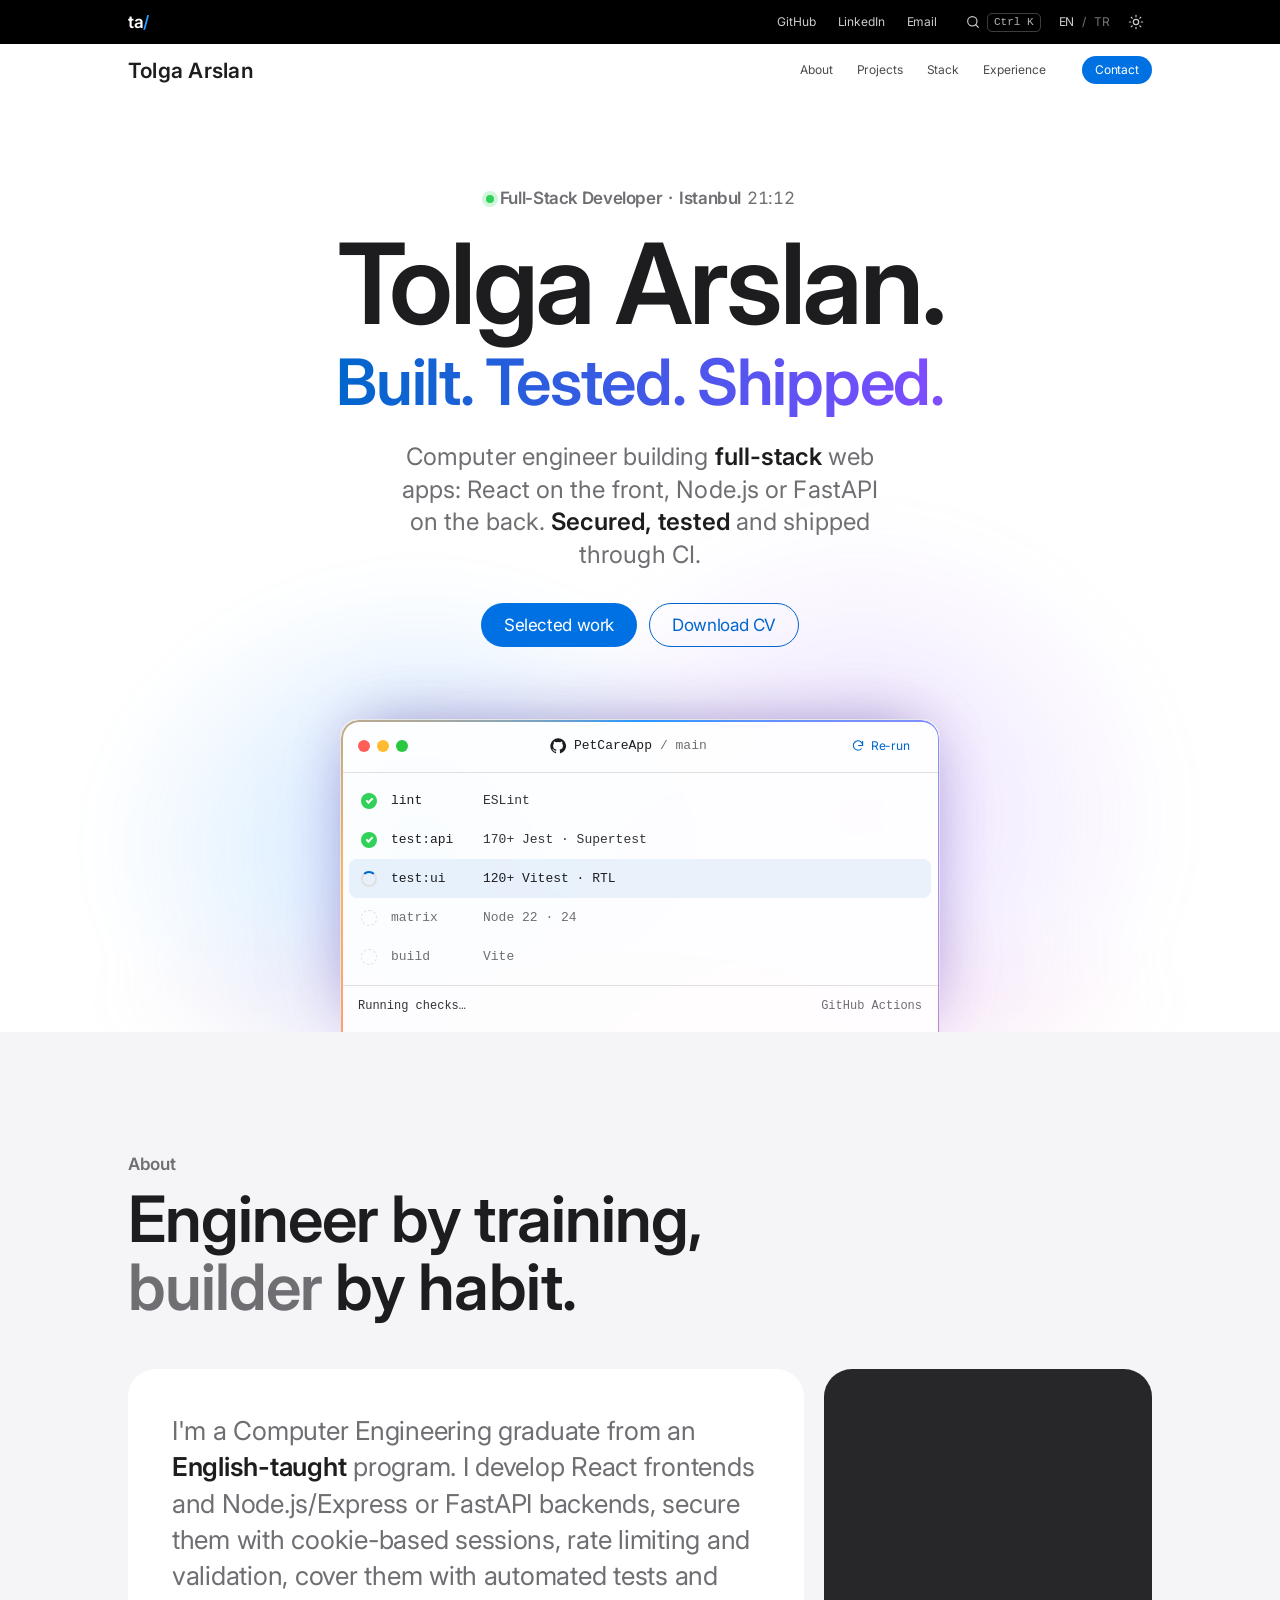
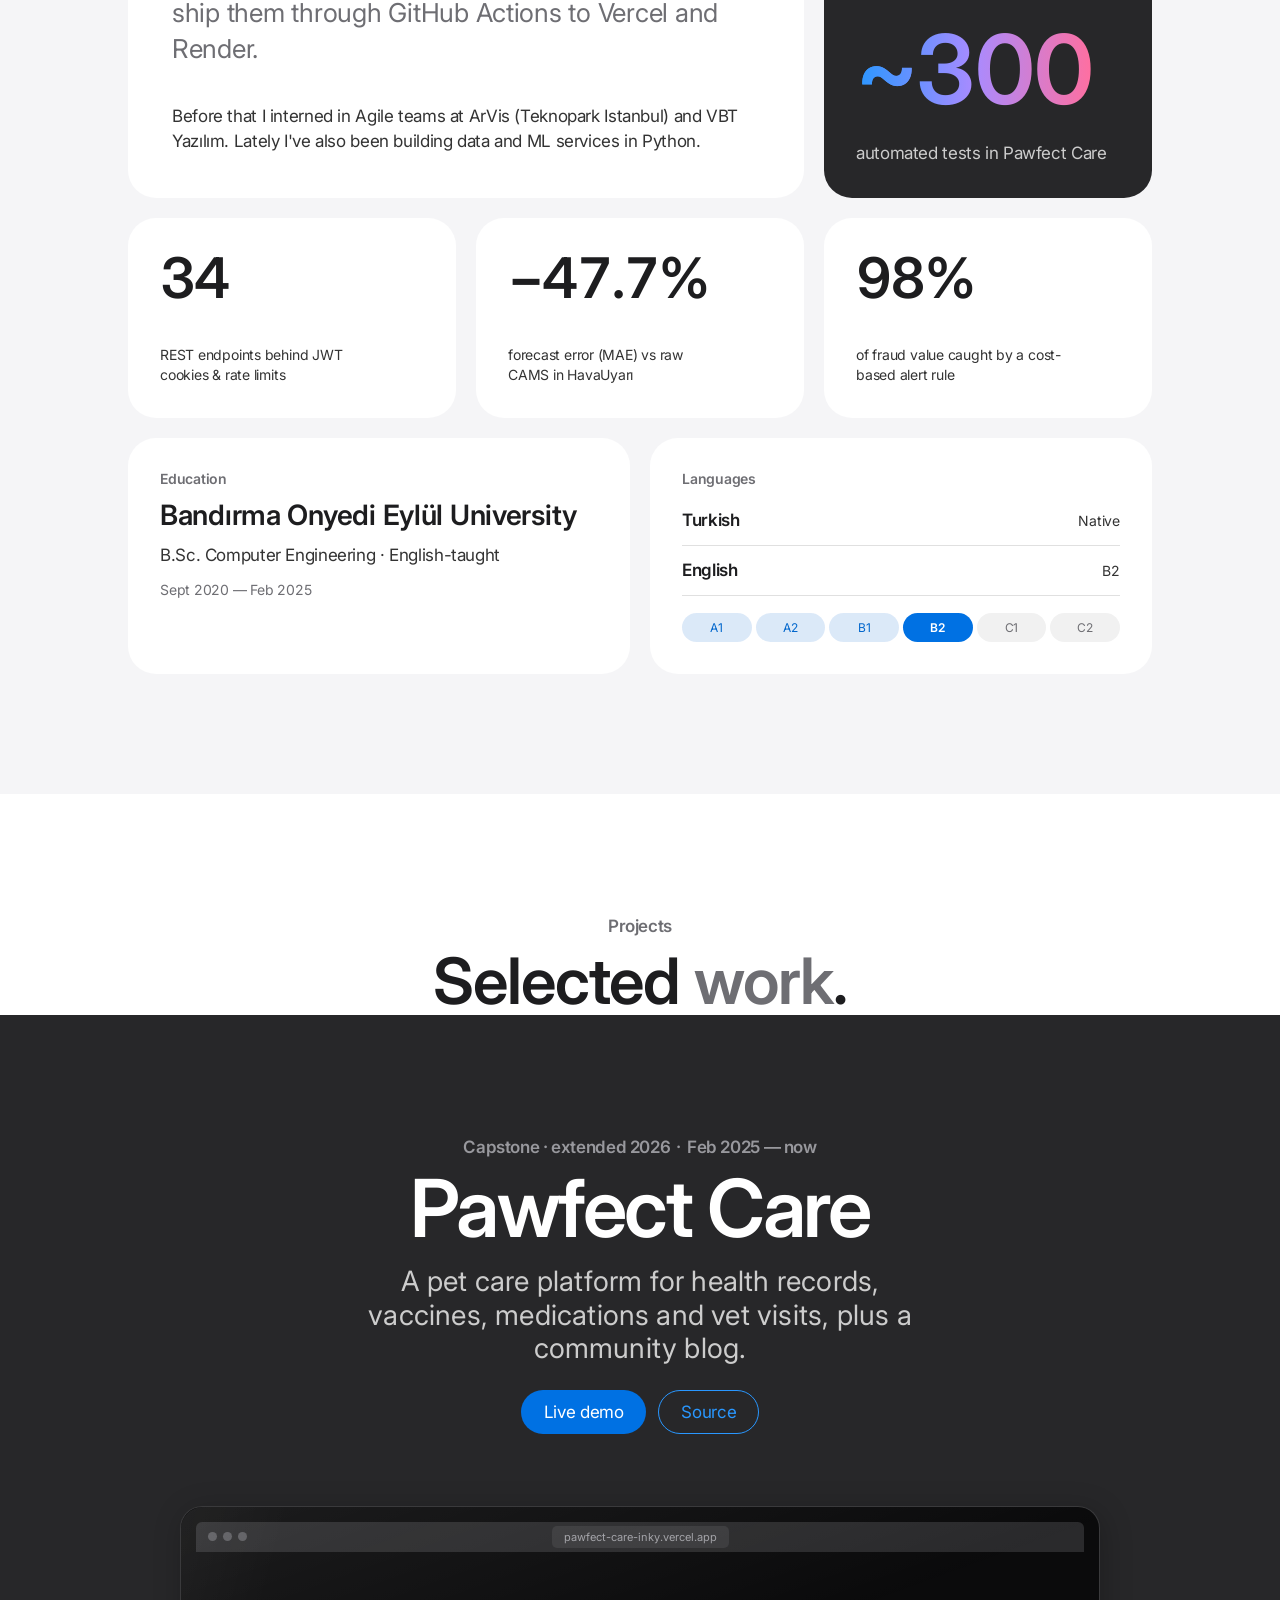
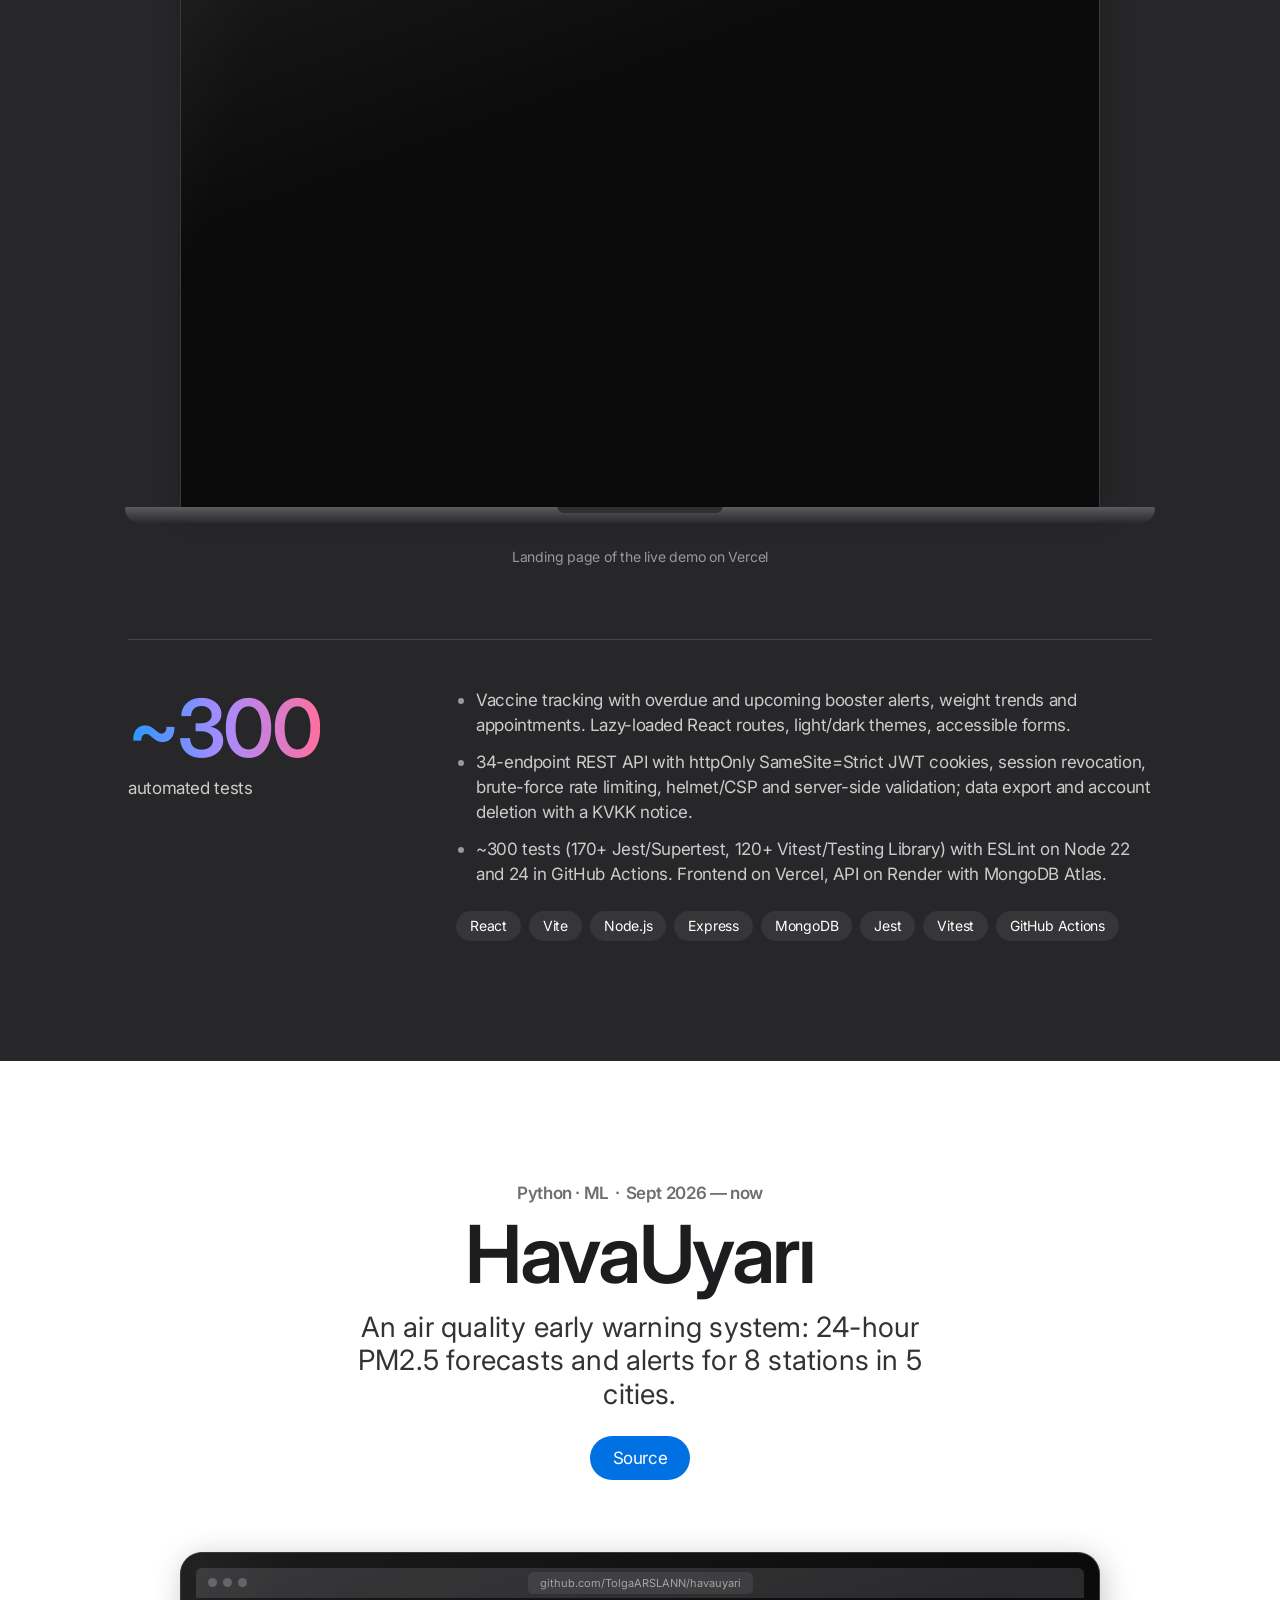
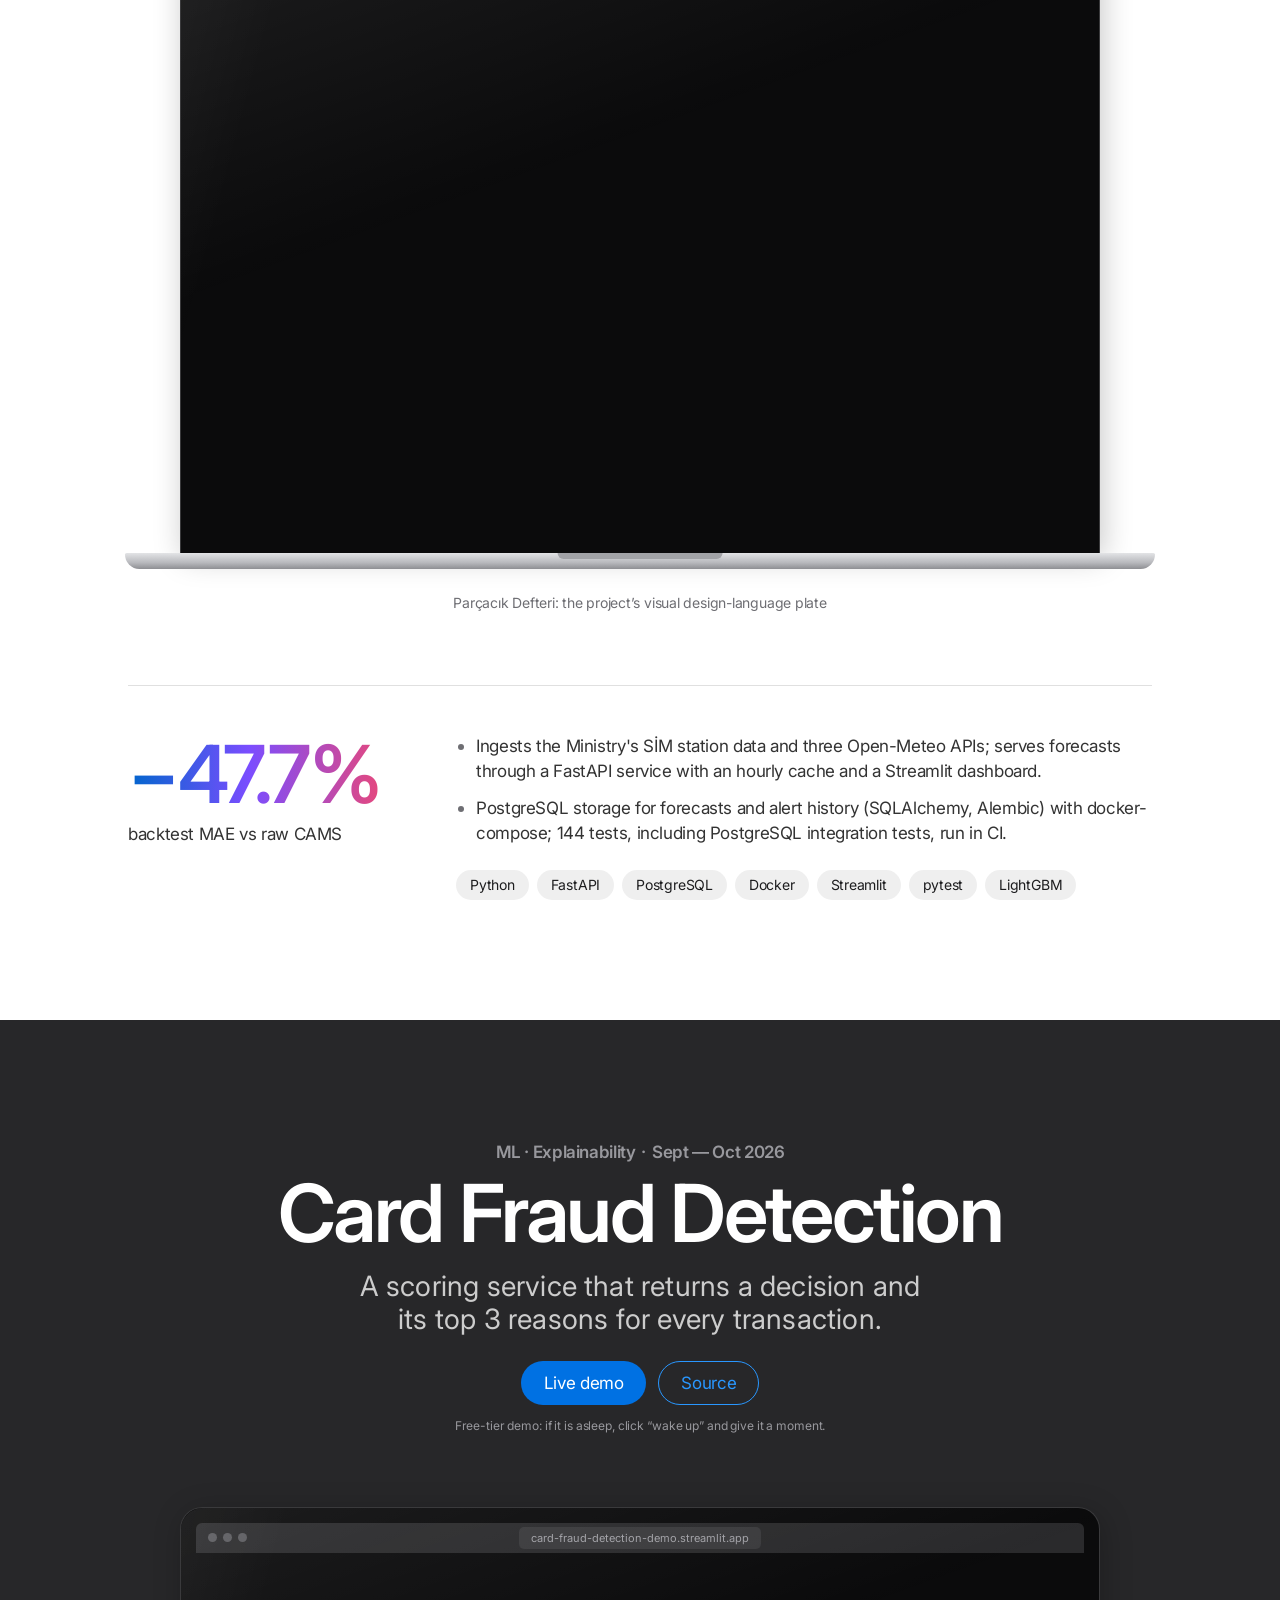
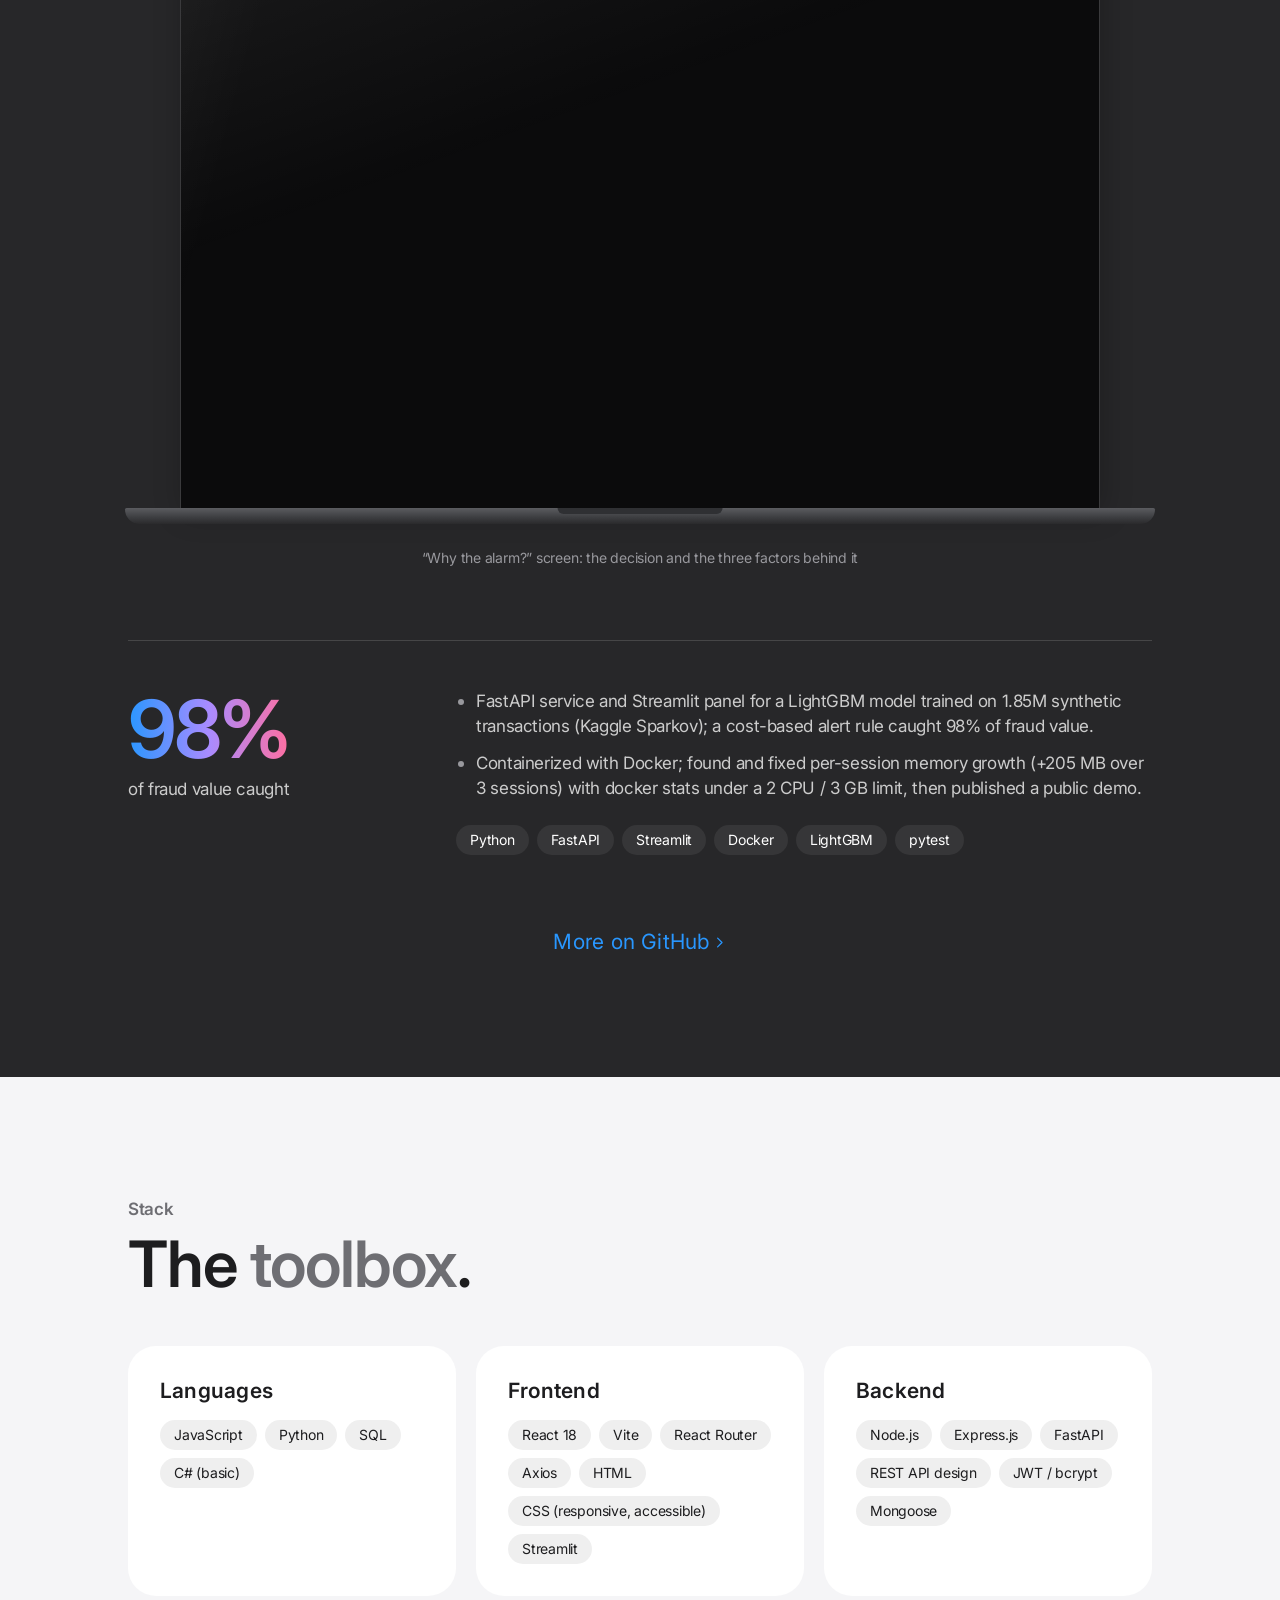
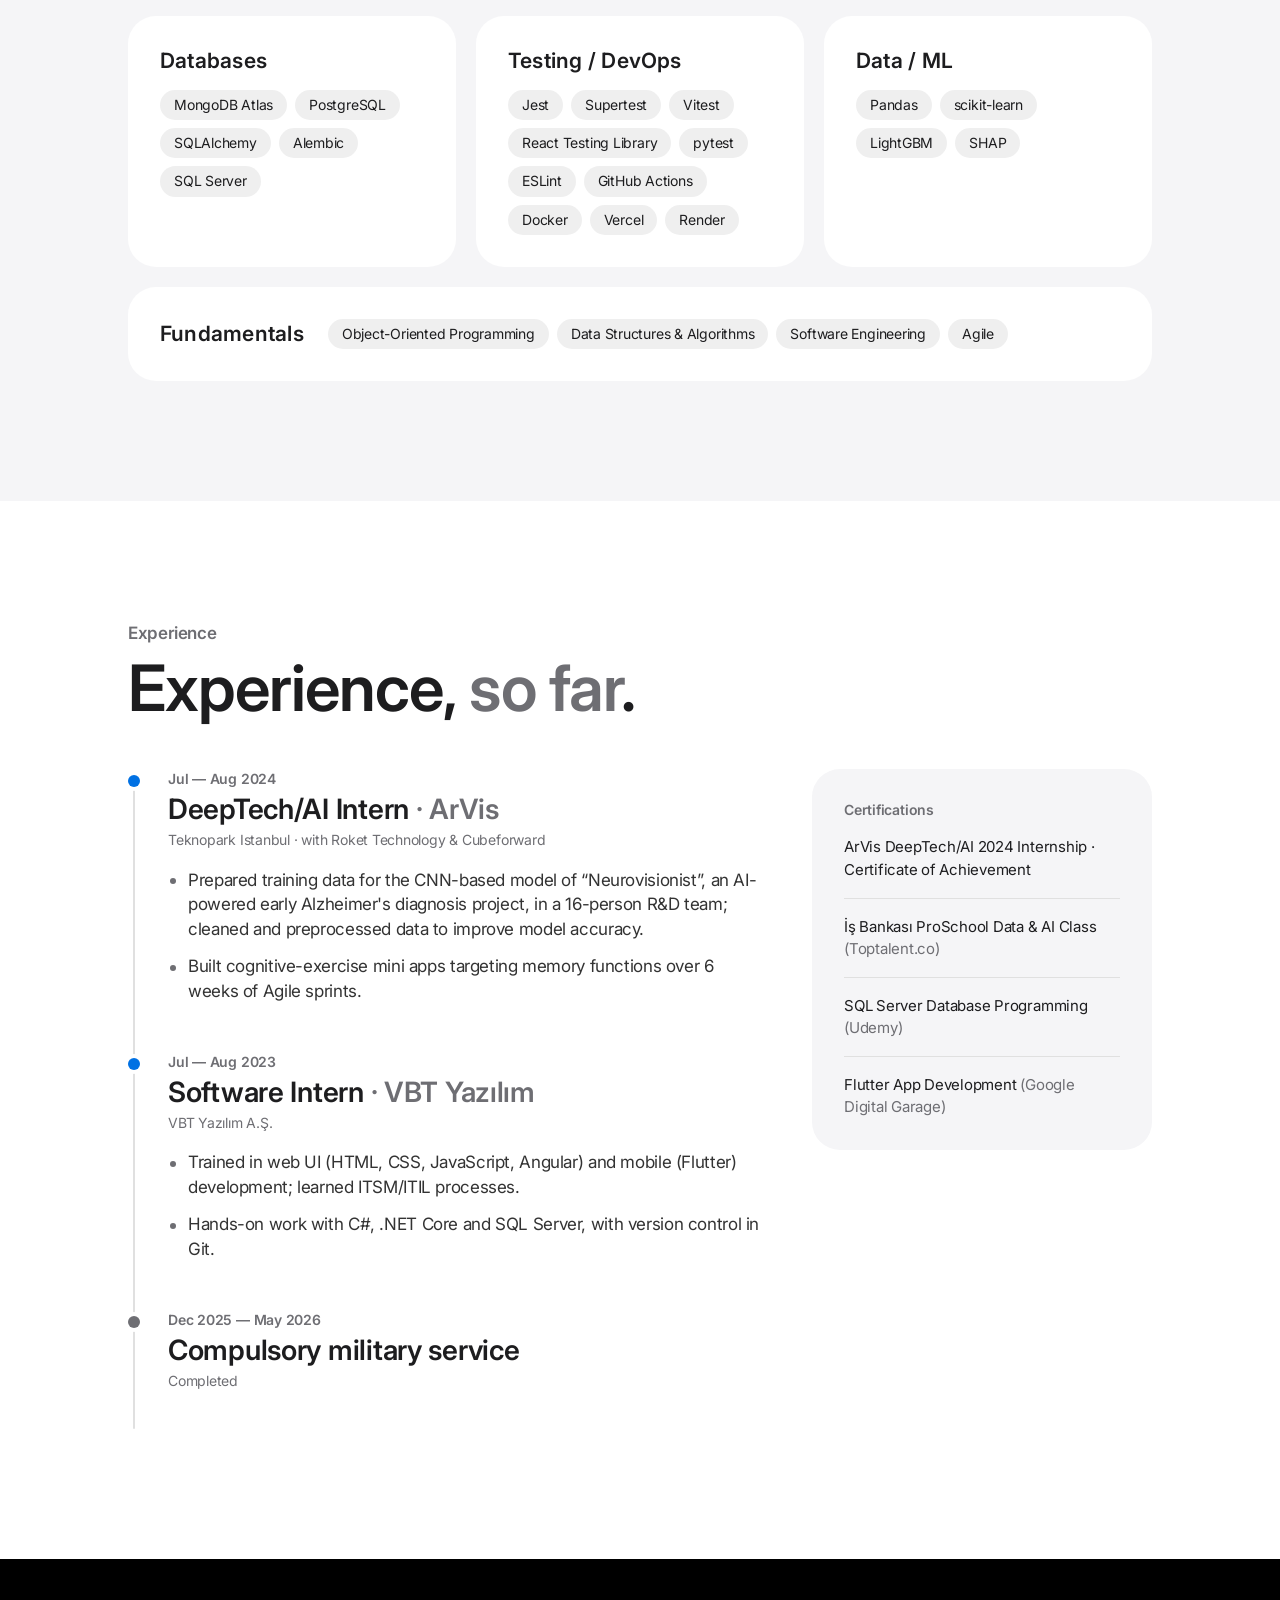
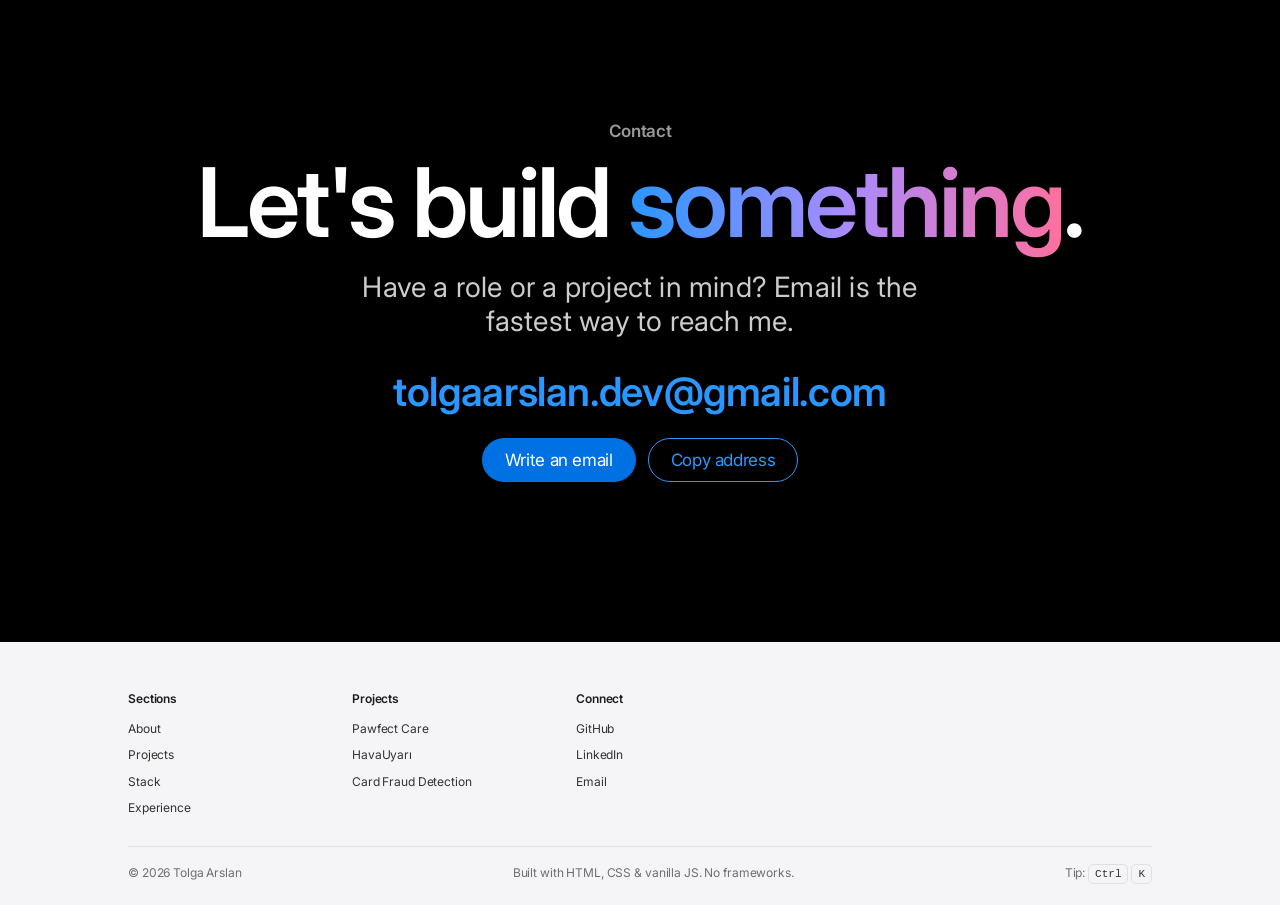
<file: index.html>
<!doctype html>
<html lang="en" data-theme="light">
<head>
  <meta charset="utf-8">
  <meta name="viewport" content="width=device-width, initial-scale=1">
  <title>Tolga Arslan · Full-Stack Developer</title>
  <meta name="description" content="Tolga Arslan, Full-Stack Developer (React, Node.js, Express, Python, FastAPI) based in Istanbul. Projects, experience and contact.">
  <meta name="author" content="Tolga Arslan">
  <meta name="theme-color" content="#000000">
  <link rel="canonical" href="https://tolgaarslann.github.io/">
  <link rel="alternate" hreflang="en" href="https://tolgaarslann.github.io/?lang=en">
  <link rel="alternate" hreflang="tr" href="https://tolgaarslann.github.io/?lang=tr">

  <meta property="og:type" content="website">
  <meta property="og:url" content="https://tolgaarslann.github.io/">
  <meta property="og:title" content="Tolga Arslan · Full-Stack Developer">
  <meta property="og:description" content="React · Node.js · Express · Python · FastAPI. Projects, experience and contact.">
  <meta property="og:site_name" content="Tolga Arslan">
  <meta property="og:locale" content="en_US">
  <meta property="og:locale:alternate" content="tr_TR">
  <meta property="og:image" content="https://tolgaarslann.github.io/assets/og-image.png?v=2">
  <meta property="og:image:type" content="image/png">
  <meta property="og:image:width" content="1200">
  <meta property="og:image:height" content="630">
  <meta property="og:image:alt" content="Tolga Arslan, Full-Stack Developer in Istanbul. React, Node.js, Express, Python, FastAPI.">
  <meta name="twitter:card" content="summary_large_image">
  <meta name="twitter:title" content="Tolga Arslan · Full-Stack Developer">
  <meta name="twitter:description" content="React · Node.js · Express · Python · FastAPI. Projects, experience and contact.">
  <meta name="twitter:image" content="https://tolgaarslann.github.io/assets/og-image.png?v=2">
  <meta name="twitter:image:alt" content="Tolga Arslan, Full-Stack Developer in Istanbul. React, Node.js, Express, Python, FastAPI.">

  <link rel="icon" href="favicon.svg" type="image/svg+xml">
  <link rel="preconnect" href="https://fonts.googleapis.com">
  <link rel="preconnect" href="https://fonts.gstatic.com" crossorigin>
  <link href="https://fonts.googleapis.com/css2?family=Inter:opsz,wght@14..32,300..700&display=swap" rel="stylesheet">
  <link rel="stylesheet" href="assets/css/style.css?v=20261026d">

  <script>
    // Apply the saved theme before first paint; without one, follow the system setting.
    (function () {
      var t = null;
      try { t = localStorage.getItem('theme'); } catch (e) {}
      if (t !== 'light' && t !== 'dark') {
        t = window.matchMedia && window.matchMedia('(prefers-color-scheme: dark)').matches ? 'dark' : 'light';
      }
      document.documentElement.setAttribute('data-theme', t);
      document.documentElement.classList.add('js');
    })();
  </script>

  <script type="application/ld+json">
  {
    "@context": "https://schema.org",
    "@type": "Person",
    "name": "Tolga Arslan",
    "jobTitle": "Full-Stack Developer",
    "url": "https://tolgaarslann.github.io/",
    "email": "mailto:tolgaarslan.dev@gmail.com",
    "address": { "@type": "PostalAddress", "addressLocality": "Istanbul", "addressCountry": "TR" },
    "alumniOf": "Bandırma Onyedi Eylül University",
    "sameAs": ["https://github.com/TolgaARSLANN", "https://linkedin.com/in/tolga-arslan-dev"]
  }
  </script>
</head>
<body>
  <a class="skip-link" href="#main" data-i18n="skip">Skip to content</a>

  <svg width="0" height="0" style="position:absolute" aria-hidden="true">
    <symbol id="i-github" viewBox="0 0 24 24"><path fill="currentColor" d="M12 .5a11.5 11.5 0 0 0-3.64 22.41c.58.1.79-.25.79-.56v-2c-3.2.7-3.88-1.37-3.88-1.37-.53-1.33-1.28-1.69-1.28-1.69-1.05-.72.08-.7.08-.7 1.16.08 1.77 1.19 1.77 1.19 1.03 1.77 2.7 1.26 3.36.96.1-.75.4-1.26.73-1.55-2.55-.29-5.24-1.28-5.24-5.69 0-1.26.45-2.29 1.19-3.1-.12-.29-.52-1.46.11-3.05 0 0 .97-.31 3.17 1.18a11 11 0 0 1 5.77 0c2.2-1.49 3.17-1.18 3.17-1.18.63 1.59.23 2.76.11 3.05.74.81 1.19 1.84 1.19 3.1 0 4.42-2.7 5.4-5.26 5.68.41.36.78 1.06.78 2.14v3.17c0 .31.21.67.8.56A11.5 11.5 0 0 0 12 .5Z"/></symbol>
    <symbol id="i-linkedin" viewBox="0 0 24 24"><path fill="currentColor" d="M20.45 20.45h-3.56v-5.57c0-1.33-.02-3.04-1.85-3.04-1.86 0-2.14 1.45-2.14 2.94v5.67H9.34V9h3.42v1.56h.05c.48-.9 1.64-1.85 3.37-1.85 3.6 0 4.27 2.37 4.27 5.46v6.28ZM5.34 7.43a2.06 2.06 0 1 1 0-4.13 2.06 2.06 0 0 1 0 4.13ZM7.12 20.45H3.56V9h3.56v11.45ZM22.22 0H1.77C.79 0 0 .77 0 1.73v20.54C0 23.23.79 24 1.77 24h20.45c.98 0 1.78-.77 1.78-1.73V1.73C24 .77 23.2 0 22.22 0Z"/></symbol>
    <symbol id="i-mail" viewBox="0 0 24 24"><path fill="none" stroke="currentColor" stroke-width="1.75" stroke-linecap="round" stroke-linejoin="round" d="M4 5h16a1 1 0 0 1 1 1v12a1 1 0 0 1-1 1H4a1 1 0 0 1-1-1V6a1 1 0 0 1 1-1Zm-1 1 9 7 9-7"/></symbol>
    <symbol id="i-arrow-up-right" viewBox="0 0 24 24"><path fill="none" stroke="currentColor" stroke-width="1.75" stroke-linecap="round" stroke-linejoin="round" d="M7 17 17 7M8 7h9v9"/></symbol>
    <symbol id="i-arrow-down" viewBox="0 0 24 24"><path fill="none" stroke="currentColor" stroke-width="1.75" stroke-linecap="round" stroke-linejoin="round" d="M12 5v14m0 0-6-6m6 6 6-6"/></symbol>
    <symbol id="i-download" viewBox="0 0 24 24"><path fill="none" stroke="currentColor" stroke-width="1.75" stroke-linecap="round" stroke-linejoin="round" d="M12 3v12m0 0-5-5m5 5 5-5M4 21h16"/></symbol>
    <symbol id="i-copy" viewBox="0 0 24 24"><g fill="none" stroke="currentColor" stroke-width="1.75" stroke-linecap="round" stroke-linejoin="round"><rect x="9" y="9" width="12" height="12" rx="2"/><path d="M5 15H4a1 1 0 0 1-1-1V4a1 1 0 0 1 1-1h10a1 1 0 0 1 1 1v1"/></g></symbol>
    <symbol id="i-sun" viewBox="0 0 24 24"><g fill="none" stroke="currentColor" stroke-width="1.75" stroke-linecap="round"><circle cx="12" cy="12" r="4"/><path d="M12 2v2M12 20v2M4.9 4.9l1.4 1.4M17.7 17.7l1.4 1.4M2 12h2M20 12h2M4.9 19.1l1.4-1.4M17.7 6.3l1.4-1.4"/></g></symbol>
    <symbol id="i-moon" viewBox="0 0 24 24"><path fill="none" stroke="currentColor" stroke-width="1.75" stroke-linecap="round" stroke-linejoin="round" d="M21 12.8A9 9 0 1 1 11.2 3a7 7 0 0 0 9.8 9.8Z"/></symbol>
    <symbol id="i-search" viewBox="0 0 24 24"><g fill="none" stroke="currentColor" stroke-width="1.75" stroke-linecap="round"><circle cx="11" cy="11" r="7"/><path d="m20 20-3.5-3.5"/></g></symbol>
    <symbol id="i-check" viewBox="0 0 24 24"><path fill="none" stroke="currentColor" stroke-width="2.25" stroke-linecap="round" stroke-linejoin="round" d="m5 12.5 4.5 4.5L19 7.5"/></symbol>
    <symbol id="i-refresh" viewBox="0 0 24 24"><path fill="none" stroke="currentColor" stroke-width="1.75" stroke-linecap="round" stroke-linejoin="round" d="M20 11a8 8 0 1 0-2.3 5.7M20 4v7h-7"/></symbol>
    <symbol id="i-pin" viewBox="0 0 24 24"><path fill="none" stroke="currentColor" stroke-width="1.75" stroke-linecap="round" stroke-linejoin="round" d="M12 22s7-6.1 7-12a7 7 0 1 0-14 0c0 5.9 7 12 7 12Zm0-9a3 3 0 1 0 0-6 3 3 0 0 0 0 6Z"/></symbol>
    <symbol id="i-chevron" viewBox="0 0 24 24"><path fill="none" stroke="currentColor" stroke-width="2" stroke-linecap="round" stroke-linejoin="round" d="m9 5 7 7-7 7"/></symbol>
  </svg>

  <!-- Global nav: thin black bar -->
  <header class="gnav-bar">
    <nav class="gnav wrap" aria-label="Site" data-i18n-aria="aria.site">
      <a class="brand" href="#top" aria-label="Tolga Arslan, home" data-i18n-aria="aria.home">ta<span>/</span></a>
      <ul class="gnav-links">
        <li><a href="https://github.com/TolgaARSLANN" target="_blank" rel="noopener">GitHub</a></li>
        <li><a href="https://linkedin.com/in/tolga-arslan-dev" target="_blank" rel="noopener">LinkedIn</a></li>
        <li><a href="mailto:tolgaarslan.dev@gmail.com">Email</a></li>
      </ul>
      <div class="gnav-actions">
        <button class="gnav-btn" id="cmdk-open" type="button" aria-haspopup="dialog" aria-label="Open command menu" data-i18n-aria="aria.cmdk">
          <svg class="icon" aria-hidden="true"><use href="#i-search"/></svg>
          <kbd class="kbd-hint">Ctrl K</kbd>
        </button>
        <button class="gnav-btn" id="lang-toggle" type="button" aria-label="Türkçe'ye geç"><span class="lang-on">EN</span><span class="lang-sep">/</span><span class="lang-off">TR</span></button>
        <button class="gnav-btn" id="theme-toggle" type="button" aria-label="Toggle color theme" data-i18n-aria="aria.theme">
          <svg class="icon icon-sun" aria-hidden="true"><use href="#i-sun"/></svg>
          <svg class="icon icon-moon" aria-hidden="true"><use href="#i-moon"/></svg>
        </button>
      </div>
    </nav>
  </header>

  <!-- Sub-nav: frosted, sticky -->
  <nav class="subnav" aria-label="Primary" data-i18n-aria="aria.nav">
    <div class="subnav-inner wrap">
      <a class="subnav-title" href="#top">Tolga Arslan</a>
      <ul class="nav-links">
        <li><a href="#about" data-i18n="nav.about">About</a></li>
        <li><a href="#projects" data-i18n="nav.projects">Projects</a></li>
        <li><a href="#skills" data-i18n="nav.skills">Stack</a></li>
        <li><a href="#experience" data-i18n="nav.experience">Experience</a></li>
      </ul>
      <a class="btn btn-primary btn-sm" href="#contact" data-i18n="nav.contact">Contact</a>
    </div>
  </nav>

  <main id="main">
    <!-- ============ HERO ============ -->
    <section class="tile tile-light hero" id="top">
      <div class="wrap center">
        <p class="eyebrow" data-reveal>
          <span class="status-dot" aria-hidden="true"></span>
          <span data-i18n="hero.status">Full-Stack Developer</span>
          <span aria-hidden="true">·</span>
          <span data-i18n="hero.city">Istanbul</span>
          <time class="clock" id="clock" aria-label="Local time in Istanbul">--:--</time>
        </p>
        <h1 class="hero-title" data-reveal>Tolga Arslan.</h1>
        <p class="hero-tagline gradient-text" data-reveal data-i18n="hero.tagline">Built. Tested. Shipped.</p>
        <p class="hero-lead" data-reveal data-i18n="hero.lead">Computer engineer building <em>full-stack</em> web apps: React on the front, Node.js or FastAPI on the back. <em>Secured, tested</em> and shipped through CI.</p>
        <div class="cta-row" data-reveal>
          <a class="btn btn-primary" href="#projects" data-i18n="hero.cta.projects">Selected work</a>
          <a class="btn btn-secondary" id="cv-link" href="assets/cv/Tolga_Arslan_CV_EN.pdf" download><span data-i18n="hero.cta.cv">Download CV</span></a>
        </div>

        <!-- CI pipeline widget, presented as a macOS window: facts from the Pawfect Care project -->
        <figure class="pipeline" id="pipeline" data-reveal aria-labelledby="pipe-cap">
          <div class="pipe-head">
            <span class="traffic" aria-hidden="true"><i></i><i></i><i></i></span>
            <div class="pipe-title">
              <svg class="icon" aria-hidden="true"><use href="#i-github"/></svg>
              <span>PetCareApp</span><span class="muted">/ main</span>
            </div>
            <button class="pipe-rerun" id="pipe-rerun" type="button">
              <svg class="icon" aria-hidden="true"><use href="#i-refresh"/></svg><span data-i18n="pipe.rerun">Re-run</span>
            </button>
          </div>
          <ol class="pipe-steps">
            <li class="step" data-ms="700"><span class="state" aria-hidden="true"></span><span class="name">lint</span><span class="meta">ESLint</span></li>
            <li class="step" data-ms="1300"><span class="state" aria-hidden="true"></span><span class="name">test:api</span><span class="meta">170+ Jest · Supertest</span></li>
            <li class="step" data-ms="1100"><span class="state" aria-hidden="true"></span><span class="name">test:ui</span><span class="meta">120+ Vitest · RTL</span></li>
            <li class="step" data-ms="600"><span class="state" aria-hidden="true"></span><span class="name">matrix</span><span class="meta">Node 22 · 24</span></li>
            <li class="step" data-ms="900"><span class="state" aria-hidden="true"></span><span class="name">build</span><span class="meta">Vite</span></li>
          </ol>
          <figcaption class="pipe-foot" id="pipe-cap">
            <span class="pipe-result" id="pipe-result" data-i18n="pipe.running">Running checks…</span>
            <span class="muted">GitHub Actions</span>
          </figcaption>
        </figure>
      </div>
    </section>

    <!-- ============ ABOUT: highlights bento ============ -->
    <section class="tile tile-parchment" id="about" aria-labelledby="about-title">
      <div class="wrap">
        <header class="sec-head" data-reveal>
          <p class="eyebrow" data-i18n="nav.about">About</p>
          <h2 id="about-title" data-i18n="about.title">Engineer by training, <em>builder</em> by habit.</h2>
        </header>

        <div class="bento">
          <article class="card card-intro" data-reveal>
            <p class="lead-airy" data-i18n="about.p1">I'm a Computer Engineering graduate from an <em>English-taught</em> program. I develop React frontends and Node.js/Express or FastAPI backends, secure them with cookie-based sessions, rate limiting and validation, cover them with automated tests and ship them through GitHub Actions to Vercel and Render.</p>
            <p class="body-muted" data-i18n="about.p2">Before that I interned in Agile teams at ArVis (Teknopark Istanbul) and VBT Yazılım. Lately I've also been building data and ML services in Python.</p>
          </article>

          <article class="card card-dark stat stat-hero" data-reveal>
            <p class="stat-num gradient-text"><span data-count="300" data-fmt-en="~{n}" data-fmt-tr="~{n}">~300</span></p>
            <p class="stat-label" data-i18n="stat.tests">automated tests in Pawfect Care</p>
          </article>
          <article class="card stat" data-reveal>
            <p class="stat-num"><span data-count="34" data-fmt-en="{n}" data-fmt-tr="{n}">34</span></p>
            <p class="stat-label" data-i18n="stat.endpoints">REST endpoints behind JWT cookies &amp; rate limits</p>
          </article>
          <article class="card stat" data-reveal>
            <p class="stat-num"><span data-count="47.7" data-decimals="1" data-fmt-en="−{n}%" data-fmt-tr="−%{n}">−47.7%</span></p>
            <p class="stat-label" data-i18n="stat.mae">forecast error (MAE) vs raw CAMS in HavaUyarı</p>
          </article>
          <article class="card stat" data-reveal>
            <p class="stat-num"><span data-count="98" data-fmt-en="{n}%" data-fmt-tr="%{n}">98%</span></p>
            <p class="stat-label" data-i18n="stat.fraud">of fraud value caught by a cost-based alert rule</p>
          </article>

          <article class="card card-edu" data-reveal>
            <p class="card-label" data-i18n="edu.label">Education</p>
            <h3 class="card-title" data-i18n="edu.school">Bandırma Onyedi Eylül University</h3>
            <p class="body-muted" data-i18n="edu.degree">B.Sc. Computer Engineering · English-taught</p>
            <p class="caption muted" data-i18n="edu.date">Sept 2020 — Feb 2025</p>
          </article>
          <article class="card card-lang" data-reveal>
            <p class="card-label" data-i18n="lang.label">Languages</p>
            <div class="lang-row">
              <span class="lang-name" data-i18n="lang.tr">Turkish</span>
              <span class="lang-level" data-i18n="lang.native">Native</span>
            </div>
            <div class="lang-row">
              <span class="lang-name" data-i18n="lang.en">English</span>
              <span class="lang-level">B2</span>
            </div>
            <ol class="cefr" aria-label="CEFR level B2" data-i18n-aria="aria.cefr">
              <li class="on">A1</li><li class="on">A2</li><li class="on">B1</li><li class="on cur">B2</li><li>C1</li><li>C2</li>
            </ol>
          </article>
        </div>
      </div>
    </section>

    <!-- ============ PROJECTS ============ -->
    <section id="projects" aria-labelledby="projects-title">
      <header class="tile tile-light tile-head">
        <div class="wrap center" data-reveal>
          <p class="eyebrow" data-i18n="nav.projects">Projects</p>
          <h2 id="projects-title" data-i18n="projects.title">Selected <em>work</em>.</h2>
        </div>
      </header>

      <!-- Pawfect Care -->
      <article class="tile tile-dark project">
        <div class="wrap">
          <div class="proj-head center" data-reveal>
            <p class="eyebrow"><span data-i18n="p1.kind">Capstone · extended 2026</span> · <span data-i18n="p1.date">Feb 2025 — now</span></p>
            <h3 class="proj-title">Pawfect Care</h3>
            <p class="proj-sub" data-i18n="p1.sub">A pet care platform for health records, vaccines, medications and vet visits, plus a community blog.</p>
            <div class="cta-row">
              <a class="btn btn-primary" href="https://pawfect-care-inky.vercel.app" target="_blank" rel="noopener"><span data-i18n="link.demo">Live demo</span></a>
              <a class="btn btn-secondary" href="https://github.com/TolgaARSLANN/PetCareApp" target="_blank" rel="noopener"><span data-i18n="link.code">Source</span></a>
            </div>
          </div>
          <figure class="device">
            <a class="device-screen" href="https://pawfect-care-inky.vercel.app" target="_blank" rel="noopener">
              <span class="frame-bar" aria-hidden="true"><span class="frame-dots"><i></i><i></i><i></i></span><span class="frame-url">pawfect-care-inky.vercel.app</span></span>
              <img src="assets/img/projects/pawfect-800.webp" srcset="assets/img/projects/pawfect-800.webp 800w, assets/img/projects/pawfect-1600.webp 1600w" sizes="(max-width: 1068px) calc(100vw - 64px), 920px" width="1600" height="1000" loading="lazy" decoding="async" alt="Pawfect Care landing page: a pet profile card with weight history, an upcoming rabies booster and a check-up appointment." data-i18n-alt="p1.alt">
            </a>
            <span class="device-base" aria-hidden="true"></span>
            <figcaption data-i18n="p1.cap">Landing page of the live demo on Vercel</figcaption>
          </figure>
          <div class="specs" data-reveal>
            <div class="spec-num" aria-label="Key numbers" data-i18n-aria="aria.numbers">
              <p class="ro-big gradient-text">~300</p>
              <p class="ro-cap" data-i18n="p1.ro">automated tests</p>
            </div>
            <ul class="proj-points">
              <li data-i18n="p1.b1">Vaccine tracking with overdue and upcoming booster alerts, weight trends and appointments. Lazy-loaded React routes, light/dark themes, accessible forms.</li>
              <li data-i18n="p1.b2">34-endpoint REST API with httpOnly SameSite=Strict JWT cookies, session revocation, brute-force rate limiting, helmet/CSP and server-side validation; data export and account deletion with a KVKK notice.</li>
              <li data-i18n="p1.b3">~300 tests (170+ Jest/Supertest, 120+ Vitest/Testing Library) with ESLint on Node 22 and 24 in GitHub Actions. Frontend on Vercel, API on Render with MongoDB Atlas.</li>
            </ul>
            <ul class="tags" aria-label="Tech stack" data-i18n-aria="aria.stack">
              <li>React</li><li>Vite</li><li>Node.js</li><li>Express</li><li>MongoDB</li><li>Jest</li><li>Vitest</li><li>GitHub Actions</li>
            </ul>
          </div>
        </div>
      </article>

      <!-- HavaUyarı -->
      <article class="tile tile-light project">
        <div class="wrap">
          <div class="proj-head center" data-reveal>
            <p class="eyebrow"><span data-i18n="p2.kind">Python · ML</span> · <span data-i18n="p2.date">Sept 2026 — now</span></p>
            <h3 class="proj-title">HavaUyarı</h3>
            <p class="proj-sub" data-i18n="p2.sub">An air quality early warning system: 24-hour PM2.5 forecasts and alerts for 8 stations in 5 cities.</p>
            <div class="cta-row">
              <a class="btn btn-primary" href="https://github.com/TolgaARSLANN/havauyari" target="_blank" rel="noopener"><span data-i18n="link.code">Source</span></a>
            </div>
          </div>
          <figure class="device">
            <a class="device-screen" href="https://github.com/TolgaARSLANN/havauyari/blob/main/docs/tasarim/parcacik-defteri.png" target="_blank" rel="noopener">
              <span class="frame-bar" aria-hidden="true"><span class="frame-dots"><i></i><i></i><i></i></span><span class="frame-url">github.com/TolgaARSLANN/havauyari</span></span>
              <img src="assets/img/projects/havauyari-800.webp" srcset="assets/img/projects/havauyari-800.webp 800w, assets/img/projects/havauyari-1600.webp 1600w" sizes="(max-width: 1068px) calc(100vw - 64px), 920px" width="1600" height="1000" loading="lazy" decoding="async" alt="Parçacık Defteri plate: PM2.5 values drawn as dot bands for each station against a 35.5 µg/m³ limit line." data-i18n-alt="p2.alt">
            </a>
            <span class="device-base" aria-hidden="true"></span>
            <figcaption data-i18n="p2.cap">Parçacık Defteri: the project’s visual design-language plate</figcaption>
          </figure>
          <div class="specs" data-reveal>
            <div class="spec-num" aria-label="Key numbers" data-i18n-aria="aria.numbers">
              <p class="ro-big gradient-text" data-i18n="p2.ro.v">−47.7%</p>
              <p class="ro-cap" data-i18n="p2.ro">backtest MAE vs raw CAMS</p>
            </div>
            <ul class="proj-points">
              <li data-i18n="p2.b1">Ingests the Ministry's SİM station data and three Open-Meteo APIs; serves forecasts through a FastAPI service with an hourly cache and a Streamlit dashboard.</li>
              <li data-i18n="p2.b2">PostgreSQL storage for forecasts and alert history (SQLAlchemy, Alembic) with docker-compose; 144 tests, including PostgreSQL integration tests, run in CI.</li>
            </ul>
            <ul class="tags" aria-label="Tech stack" data-i18n-aria="aria.stack">
              <li>Python</li><li>FastAPI</li><li>PostgreSQL</li><li>Docker</li><li>Streamlit</li><li>pytest</li><li>LightGBM</li>
            </ul>
          </div>
        </div>
      </article>

      <!-- Card Fraud Detection -->
      <article class="tile tile-dark project">
        <div class="wrap">
          <div class="proj-head center" data-reveal>
            <p class="eyebrow"><span data-i18n="p3.kind">ML · Explainability</span> · <span data-i18n="p3.date">Sept — Oct 2026</span></p>
            <h3 class="proj-title">Card Fraud Detection</h3>
            <p class="proj-sub" data-i18n="p3.sub">A scoring service that returns a decision and its top 3 reasons for every transaction.</p>
            <div class="cta-row">
              <a class="btn btn-primary" href="https://card-fraud-detection-demo.streamlit.app" target="_blank" rel="noopener" aria-describedby="wake-note"><span data-i18n="link.demo">Live demo</span></a>
              <a class="btn btn-secondary" href="https://github.com/TolgaARSLANN/card-fraud-detection" target="_blank" rel="noopener"><span data-i18n="link.code">Source</span></a>
            </div>
            <p class="wake-note" id="wake-note" data-i18n="p3.wake">Free-tier demo: if it is asleep, click “wake up” and give it a moment.</p>
          </div>
          <figure class="device">
            <a class="device-screen" href="https://card-fraud-detection-demo.streamlit.app" target="_blank" rel="noopener">
              <span class="frame-bar" aria-hidden="true"><span class="frame-dots"><i></i><i></i><i></i></span><span class="frame-url">card-fraud-detection-demo.streamlit.app</span></span>
              <img src="assets/img/projects/fraud-800.webp" srcset="assets/img/projects/fraud-800.webp 800w, assets/img/projects/fraud-1600.webp 1600w" sizes="(max-width: 1068px) calc(100vw - 64px), 920px" width="1600" height="1000" loading="lazy" decoding="async" alt="Card Fraud Detection review screen: an ALARM decision with probability and expected loss, and the three factors that raised the score." data-i18n-alt="p3.alt">
            </a>
            <span class="device-base" aria-hidden="true"></span>
            <figcaption data-i18n="p3.cap">“Why the alarm?” screen: the decision and the three factors behind it</figcaption>
          </figure>
          <div class="specs" data-reveal>
            <div class="spec-num" aria-label="Key numbers" data-i18n-aria="aria.numbers">
              <p class="ro-big gradient-text" data-i18n="p3.ro.v">98%</p>
              <p class="ro-cap" data-i18n="p3.ro">of fraud value caught</p>
            </div>
            <ul class="proj-points">
              <li data-i18n="p3.b1">FastAPI service and Streamlit panel for a LightGBM model trained on 1.85M synthetic transactions (Kaggle Sparkov); a cost-based alert rule caught 98% of fraud value.</li>
              <li data-i18n="p3.b2">Containerized with Docker; found and fixed per-session memory growth (+205 MB over 3 sessions) with docker stats under a 2 CPU / 3 GB limit, then published a public demo.</li>
            </ul>
            <ul class="tags" aria-label="Tech stack" data-i18n-aria="aria.stack">
              <li>Python</li><li>FastAPI</li><li>Streamlit</li><li>Docker</li><li>LightGBM</li><li>pytest</li>
            </ul>
          </div>
          <p class="center more">
            <a class="text-link" href="https://github.com/TolgaARSLANN" target="_blank" rel="noopener"><span data-i18n="projects.more">More on GitHub</span><svg class="icon" aria-hidden="true"><use href="#i-chevron"/></svg></a>
          </p>
        </div>
      </article>
    </section>

    <!-- ============ STACK ============ -->
    <section class="tile tile-parchment" id="skills" aria-labelledby="skills-title">
      <div class="wrap">
        <header class="sec-head" data-reveal>
          <p class="eyebrow" data-i18n="nav.skills">Stack</p>
          <h2 id="skills-title" data-i18n="skills.title">The <em>toolbox</em>.</h2>
        </header>

        <dl class="stack">
          <div class="card stack-card" data-reveal>
            <dt data-i18n="skills.lang">Languages</dt>
            <dd><ul><li>JavaScript</li><li>Python</li><li>SQL</li><li data-i18n="skills.csharp">C# (basic)</li></ul></dd>
          </div>
          <div class="card stack-card" data-reveal>
            <dt>Frontend</dt>
            <dd><ul><li>React 18</li><li>Vite</li><li>React Router</li><li>Axios</li><li>HTML</li><li data-i18n="skills.css">CSS (responsive, accessible)</li><li>Streamlit</li></ul></dd>
          </div>
          <div class="card stack-card" data-reveal>
            <dt>Backend</dt>
            <dd><ul><li>Node.js</li><li>Express.js</li><li>FastAPI</li><li data-i18n="skills.rest">REST API design</li><li>JWT / bcrypt</li><li>Mongoose</li></ul></dd>
          </div>
          <div class="card stack-card" data-reveal>
            <dt data-i18n="skills.db">Databases</dt>
            <dd><ul><li>MongoDB Atlas</li><li>PostgreSQL</li><li>SQLAlchemy</li><li>Alembic</li><li>SQL Server</li></ul></dd>
          </div>
          <div class="card stack-card" data-reveal>
            <dt data-i18n="skills.devops">Testing / DevOps</dt>
            <dd><ul><li>Jest</li><li>Supertest</li><li>Vitest</li><li>React Testing Library</li><li>pytest</li><li>ESLint</li><li>GitHub Actions</li><li>Docker</li><li>Vercel</li><li>Render</li></ul></dd>
          </div>
          <div class="card stack-card" data-reveal>
            <dt data-i18n="skills.ml">Data / ML</dt>
            <dd><ul><li>Pandas</li><li>scikit-learn</li><li>LightGBM</li><li>SHAP</li></ul></dd>
          </div>
          <div class="card stack-card stack-wide" data-reveal>
            <dt data-i18n="skills.fund">Fundamentals</dt>
            <dd><ul><li data-i18n="skills.oop">Object-Oriented Programming</li><li data-i18n="skills.dsa">Data Structures &amp; Algorithms</li><li data-i18n="skills.se">Software Engineering</li><li>Agile</li></ul></dd>
          </div>
        </dl>
      </div>
    </section>

    <!-- ============ EXPERIENCE ============ -->
    <section class="tile tile-light" id="experience" aria-labelledby="exp-title">
      <div class="wrap">
        <header class="sec-head" data-reveal>
          <p class="eyebrow" data-i18n="nav.experience">Experience</p>
          <h2 id="exp-title" data-i18n="exp.title">Experience, <em>so far</em>.</h2>
        </header>

        <div class="exp-grid">
          <ol class="log">
            <li class="log-item" data-reveal>
              <p class="log-date" data-i18n="exp1.date">Jul — Aug 2024</p>
              <div class="log-body">
                <h3><span data-i18n="exp1.role">DeepTech/AI Intern</span> <span class="at">· ArVis</span></h3>
                <p class="log-org" data-i18n="exp1.org">Teknopark Istanbul · with Roket Technology &amp; Cubeforward</p>
                <ul class="proj-points">
                  <li data-i18n="exp1.b1">Prepared training data for the CNN-based model of “Neurovisionist”, an AI-powered early Alzheimer's diagnosis project, in a 16-person R&amp;D team; cleaned and preprocessed data to improve model accuracy.</li>
                  <li data-i18n="exp1.b2">Built cognitive-exercise mini apps targeting memory functions over 6 weeks of Agile sprints.</li>
                </ul>
              </div>
            </li>
            <li class="log-item" data-reveal>
              <p class="log-date" data-i18n="exp2.date">Jul — Aug 2023</p>
              <div class="log-body">
                <h3><span data-i18n="exp2.role">Software Intern</span> <span class="at">· VBT Yazılım</span></h3>
                <p class="log-org">VBT Yazılım A.Ş.</p>
                <ul class="proj-points">
                  <li data-i18n="exp2.b1">Trained in web UI (HTML, CSS, JavaScript, Angular) and mobile (Flutter) development; learned ITSM/ITIL processes.</li>
                  <li data-i18n="exp2.b2">Hands-on work with C#, .NET Core and SQL Server, with version control in Git.</li>
                </ul>
              </div>
            </li>
            <li class="log-item log-minor" data-reveal>
              <p class="log-date" data-i18n="exp3.date">Dec 2025 — May 2026</p>
              <div class="log-body">
                <h3 data-i18n="exp3.role">Compulsory military service</h3>
                <p class="log-org" data-i18n="exp3.org">Completed</p>
              </div>
            </li>
          </ol>

          <aside class="card certs" data-reveal>
            <p class="card-label" data-i18n="cert.title">Certifications</p>
            <ul>
              <li data-i18n="cert.1">ArVis DeepTech/AI 2024 Internship · Certificate of Achievement</li>
              <li>İş Bankası ProSchool Data &amp; AI Class <span class="muted">(Toptalent.co)</span></li>
              <li data-i18n="cert.3">SQL Server Database Programming <span class="muted">(Udemy)</span></li>
              <li data-i18n="cert.4">Flutter App Development <span class="muted">(Google Digital Garage)</span></li>
            </ul>
          </aside>
        </div>
      </div>
    </section>

    <!-- ============ CONTACT ============ -->
    <section class="tile tile-dark contact" id="contact" aria-labelledby="contact-title">
      <div class="wrap center">
        <p class="eyebrow" data-reveal data-i18n="nav.contact">Contact</p>
        <h2 class="contact-title" id="contact-title" data-reveal data-i18n="contact.title">Let's build <em>something</em>.</h2>
        <p class="proj-sub" data-reveal data-i18n="contact.lead">Have a role or a project in mind? Email is the fastest way to reach me.</p>
        <p class="mail-row" data-reveal>
          <a class="mail-big" href="mailto:tolgaarslan.dev@gmail.com">tolgaarslan.dev<wbr>@gmail.com</a>
        </p>
        <div class="cta-row" data-reveal>
          <a class="btn btn-primary" href="mailto:tolgaarslan.dev@gmail.com"><span data-i18n="contact.write">Write an email</span></a>
          <button class="btn btn-secondary" id="copy-email" type="button"><span data-i18n="contact.copy">Copy address</span></button>
        </div>
      </div>
    </section>
  </main>

  <footer class="site-footer">
    <div class="wrap">
      <div class="footer-cols">
        <div>
          <p class="footer-head" data-i18n="footer.sections">Sections</p>
          <ul>
            <li><a href="#about" data-i18n="nav.about">About</a></li>
            <li><a href="#projects" data-i18n="nav.projects">Projects</a></li>
            <li><a href="#skills" data-i18n="nav.skills">Stack</a></li>
            <li><a href="#experience" data-i18n="nav.experience">Experience</a></li>
          </ul>
        </div>
        <div>
          <p class="footer-head" data-i18n="nav.projects">Projects</p>
          <ul>
            <li><a href="https://pawfect-care-inky.vercel.app" target="_blank" rel="noopener">Pawfect Care</a></li>
            <li><a href="https://github.com/TolgaARSLANN/havauyari" target="_blank" rel="noopener">HavaUyarı</a></li>
            <li><a href="https://card-fraud-detection-demo.streamlit.app" target="_blank" rel="noopener">Card Fraud Detection</a></li>
          </ul>
        </div>
        <div>
          <p class="footer-head" data-i18n="footer.connect">Connect</p>
          <ul>
            <li><a href="https://github.com/TolgaARSLANN" target="_blank" rel="noopener">GitHub</a></li>
            <li><a href="https://linkedin.com/in/tolga-arslan-dev" target="_blank" rel="noopener">LinkedIn</a></li>
            <li><a href="mailto:tolgaarslan.dev@gmail.com">Email</a></li>
          </ul>
        </div>
      </div>
      <div class="footer-legal">
        <p>© <span id="year">2026</span> Tolga Arslan</p>
        <p data-i18n="footer.built">Built with HTML, CSS &amp; vanilla JS. No frameworks.</p>
        <p class="footer-tip"><span data-i18n="footer.tip">Tip:</span> <kbd>Ctrl</kbd> <kbd>K</kbd></p>
      </div>
    </div>
  </footer>

  <!-- Command palette -->
  <dialog class="palette" id="palette" aria-label="Command menu" data-i18n-aria="aria.cmdk">
    <div class="pal-search">
      <svg class="icon" aria-hidden="true"><use href="#i-search"/></svg>
      <input id="pal-input" type="text" autocomplete="off" spellcheck="false" role="combobox" aria-expanded="true" aria-controls="pal-list" aria-autocomplete="list" placeholder="Type a command or search…" aria-label="Search commands" data-i18n-aria="aria.palSearch">
      <kbd>esc</kbd>
    </div>
    <ul class="pal-list" id="pal-list" role="listbox" aria-label="Commands" data-i18n-aria="aria.palList"></ul>
    <div class="pal-foot"><span><kbd>↑</kbd><kbd>↓</kbd> <span data-i18n="pal.nav">navigate</span></span><span><kbd>↵</kbd> <span data-i18n="pal.run">select</span></span></div>
  </dialog>

  <div class="toast" id="toast" role="status" aria-live="polite"></div>

  <script src="assets/js/i18n.js?v=20261026d"></script>
  <script src="assets/js/main.js?v=20261026d"></script>
</body>
</html>
</file>
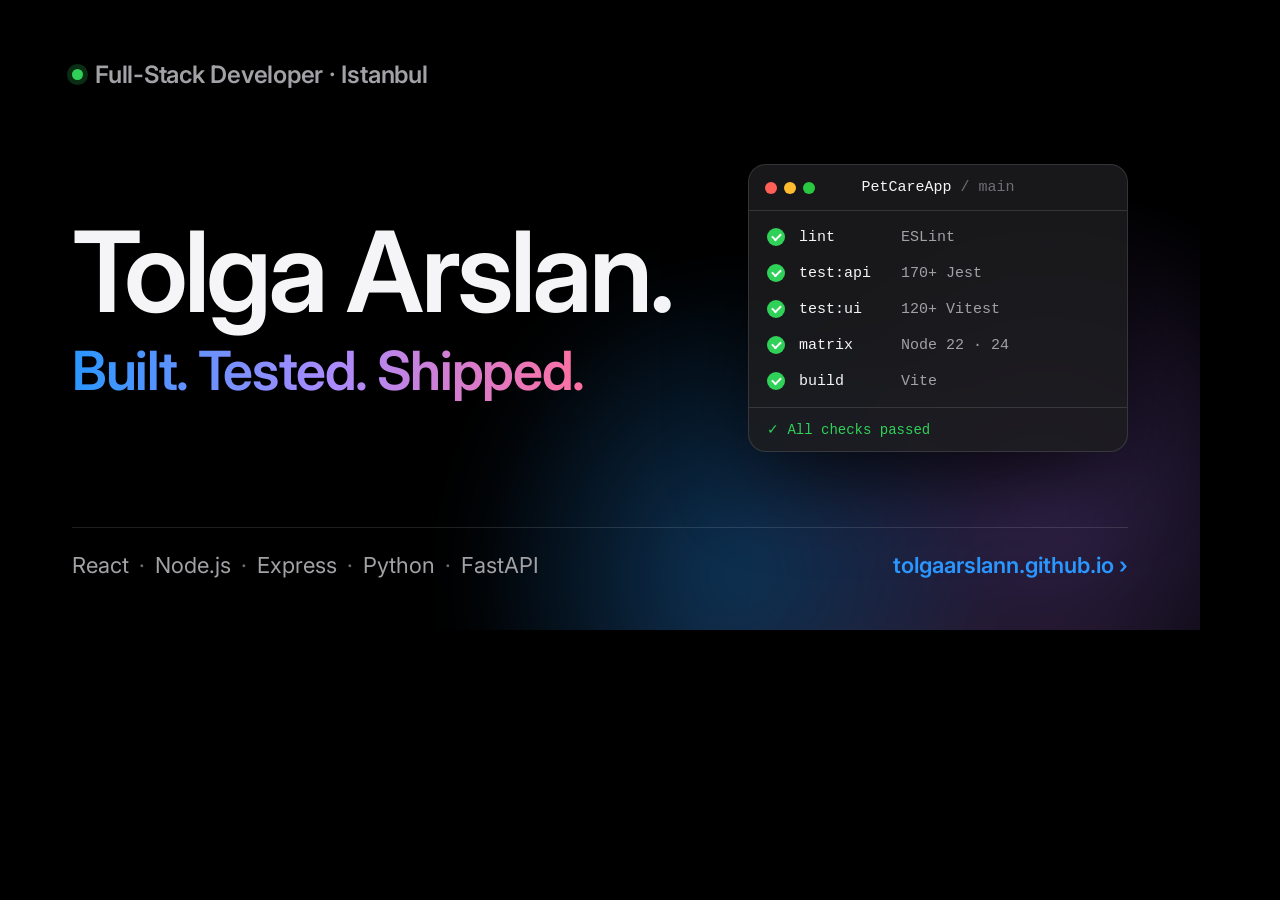
<file: tools/og-image.html>
<!doctype html>
<!--
  Source for assets/og-image.png (1200×630 social preview).
  Regenerate:
    chrome --headless=new --hide-scrollbars --force-device-scale-factor=1 \
      --window-size=1200,630 --virtual-time-budget=8000 \
      --screenshot=assets/og-image.png tools/og-image.html
-->
<html lang="en">
<head>
<meta charset="utf-8">
<title>OG image</title>
<link href="https://fonts.googleapis.com/css2?family=Inter:opsz,wght@14..32,400..700&display=swap" rel="stylesheet">
<style>
  :root {
    --text: #f5f5f7; --text-2: #a1a1a6; --text-3: #6e6e73;
    --line: rgba(255, 255, 255, .12); --sky: #2997ff; --status: #30d158;
    --gradient: linear-gradient(90deg, #2997ff 0%, #a98bff 50%, #ff6fa0 100%);
    --mono: ui-monospace, SFMono-Regular, Menlo, Consolas, monospace;
  }
  * { box-sizing: border-box; margin: 0; padding: 0; }
  html, body { width: 1200px; height: 630px; overflow: hidden; background: #000; }
  body {
    position: relative; color: var(--text);
    font-family: "SF Pro Display", -apple-system, "Inter", system-ui, sans-serif;
    font-optical-sizing: auto; -webkit-font-smoothing: antialiased;
  }

  .aurora {
    position: absolute; right: -160px; bottom: -260px; width: 900px; height: 700px;
    background:
      radial-gradient(closest-side at 30% 55%, rgba(41, 151, 255, .34), transparent),
      radial-gradient(closest-side at 65% 45%, rgba(170, 120, 255, .30), transparent),
      radial-gradient(closest-side at 50% 80%, rgba(255, 111, 160, .22), transparent);
    filter: blur(30px);
  }

  .frame { position: absolute; inset: 60px 72px 52px; display: flex; flex-direction: column; }

  .eyebrow { display: flex; align-items: center; gap: 12px; font-size: 24px; font-weight: 600; letter-spacing: -.01em; color: var(--text-2); }
  .dot { width: 11px; height: 11px; border-radius: 50%; background: var(--status); box-shadow: 0 0 0 5px rgba(48, 209, 88, .22); }

  .mid { flex: 1; display: flex; align-items: center; justify-content: space-between; gap: 48px; }
  h1 { font-size: 112px; font-weight: 600; line-height: 1; letter-spacing: -.035em; }
  .tagline {
    margin-top: 14px; width: fit-content;
    font-size: 54px; font-weight: 600; line-height: 1.1; letter-spacing: -.025em;
    background: var(--gradient); -webkit-background-clip: text; background-clip: text; color: transparent;
  }

  .window {
    width: 380px; flex: none;
    border-radius: 18px; overflow: hidden;
    background: rgba(29, 29, 31, .86);
    border: 1px solid var(--line);
    box-shadow: 0 40px 90px -20px rgba(0, 0, 0, .8);
    font-family: var(--mono); font-size: 15px;
  }
  .head { display: grid; grid-template-columns: 60px 1fr 60px; align-items: center; padding: 14px 16px; border-bottom: 1px solid var(--line); }
  .traffic { display: flex; gap: 7px; }
  .traffic i { width: 12px; height: 12px; border-radius: 50%; background: #ff5f57; }
  .traffic i:nth-child(2) { background: #febc2e; }
  .traffic i:nth-child(3) { background: #28c840; }
  .title { text-align: center; color: var(--text); }
  .title span { color: var(--text-3); }
  .steps { padding: 8px 10px; }
  .step { display: grid; grid-template-columns: 22px 92px 1fr; align-items: center; gap: 10px; padding: 9px 8px; color: var(--text-2); }
  .step b { font-weight: 400; color: var(--text); }
  .ok { width: 18px; height: 18px; border-radius: 50%; background: var(--status); position: relative; }
  .ok::after { content: ""; position: absolute; left: 5px; top: 5px; width: 7px; height: 4px; border-left: 2px solid #fff; border-bottom: 2px solid #fff; transform: rotate(-45deg); }
  .foot { padding: 13px 18px; border-top: 1px solid var(--line); font-size: 14px; color: var(--status); }

  .bottom { display: flex; justify-content: space-between; align-items: center; padding-top: 24px; border-top: 1px solid var(--line); font-size: 22px; }
  .stack { color: var(--text-2); }
  .stack i { font-style: normal; color: var(--text-3); margin: 0 10px; }
  .url { color: var(--sky); font-weight: 600; }
</style>
</head>
<body>
  <div class="aurora"></div>

  <div class="frame">
    <p class="eyebrow"><span class="dot"></span>Full-Stack Developer · Istanbul</p>

    <div class="mid">
      <div>
        <h1>Tolga Arslan.</h1>
        <p class="tagline">Built. Tested. Shipped.</p>
      </div>

      <div class="window">
        <div class="head">
          <span class="traffic"><i></i><i></i><i></i></span>
          <span class="title">PetCareApp <span>/ main</span></span>
          <span></span>
        </div>
        <div class="steps">
          <div class="step"><span class="ok"></span><b>lint</b><span>ESLint</span></div>
          <div class="step"><span class="ok"></span><b>test:api</b><span>170+ Jest</span></div>
          <div class="step"><span class="ok"></span><b>test:ui</b><span>120+ Vitest</span></div>
          <div class="step"><span class="ok"></span><b>matrix</b><span>Node 22 · 24</span></div>
          <div class="step"><span class="ok"></span><b>build</b><span>Vite</span></div>
        </div>
        <div class="foot">✓ All checks passed</div>
      </div>
    </div>

    <div class="bottom">
      <div class="stack">React<i>·</i>Node.js<i>·</i>Express<i>·</i>Python<i>·</i>FastAPI</div>
      <div class="url">tolgaarslann.github.io ›</div>
    </div>
  </div>
</body>
</html>
</file>
<file: assets/css/style.css>
/* =========================================================
   Tokens (from DESIGN.md)
   Deliberate departures from the spec are marked "beyond spec".
   ========================================================= */
:root {
  --font-display: "SF Pro Display", -apple-system, BlinkMacSystemFont, "Inter", system-ui, "Segoe UI", sans-serif;
  --font-text: "SF Pro Text", -apple-system, BlinkMacSystemFont, "Inter", system-ui, "Segoe UI", sans-serif;
  --mono: ui-monospace, SFMono-Regular, Menlo, Consolas, monospace;

  --primary: #0066cc;
  --primary-focus: #0071e3;
  --primary-on-dark: #2997ff;
  --on-primary: #ffffff;

  --ink: #1d1d1f;
  --ink-muted-80: #333333;
  /* beyond spec: #7a7a7a fails WCAG AA on parchment; Apple's own #6e6e73 passes */
  --ink-muted-48: #6e6e73;
  --body-muted: #cccccc;
  --hairline: #e0e0e0;

  --canvas: #ffffff;
  --canvas-parchment: #f5f5f7;
  --surface-pearl: #fafafc;
  --surface-tile-1: #272729;
  --surface-tile-2: #2a2a2c;
  --surface-tile-3: #252527;
  --surface-black: #000000;

  /* beyond spec: one signature gradient, used only on text */
  --gradient: linear-gradient(90deg, #0066cc 0%, #7b4dff 48%, #e5487d 100%);
  --gradient-on-dark: linear-gradient(90deg, #2997ff 0%, #a98bff 50%, #ff6fa0 100%);
  --status: #30d158;

  --r-xs: 5px;
  --r-sm: 8px;
  --r-md: 11px;
  --r-lg: 18px;
  --r-xl: 28px;
  --r-pill: 9999px;

  --sp-xxs: 4px;
  --sp-xs: 8px;
  --sp-sm: 12px;
  --sp-md: 17px;
  --sp-lg: 24px;
  --sp-xl: 32px;
  --sp-xxl: 48px;
  --sp-section: 120px;

  --product-shadow: rgba(0, 0, 0, 0.22) 3px 5px 30px 0;

  --ease: cubic-bezier(.25, .1, .25, 1);
  --ease-out: cubic-bezier(.16, 1, .3, 1);
  --t-fast: 160ms;
  --t-med: 320ms;
  --t-slow: 1000ms;
  --z-header: 40;
  --z-toast: 90;
  color-scheme: light;
}

:root[data-theme="dark"] {
  --canvas: #000000;
  --canvas-parchment: #101011;
  --surface-pearl: #1d1d1f;
  --ink: #f5f5f7;
  --ink-muted-80: #d2d2d7;
  --ink-muted-48: #86868b;
  --hairline: #2c2c2e;
  --surface-tile-1: #161617;
  --surface-tile-3: #1d1d1f;
  --primary: #2997ff;
  --gradient: var(--gradient-on-dark);
  color-scheme: dark;
}

/* Surface scopes: each tile sets its own foreground tokens. */
.tile-light, .tile-parchment {
  --s-bg: var(--canvas);
  --s-fg: var(--ink);
  --s-fg-2: var(--ink-muted-80);
  --s-fg-3: var(--ink-muted-48);
  --s-link: var(--primary);
  --s-line: var(--hairline);
  --s-card: var(--canvas);
  --s-grad: var(--gradient);
}
.tile-parchment { --s-bg: var(--canvas-parchment); }
:root[data-theme="dark"] .tile-parchment { --s-card: var(--surface-tile-3); }
.tile-dark, .card-dark {
  --s-bg: var(--surface-tile-1);
  --s-fg: #ffffff;
  --s-fg-2: var(--body-muted);
  --s-fg-3: #98989d;
  --s-link: var(--primary-on-dark);
  --s-line: rgba(255, 255, 255, 0.14);
  --s-card: var(--surface-tile-3);
  --s-grad: var(--gradient-on-dark);
}
:root[data-theme="dark"] .tile-dark { --s-bg: #000000; }

/* =========================================================
   Base
   ========================================================= */
*, *::before, *::after { box-sizing: border-box; }
html {
  scroll-behavior: smooth;
  scroll-padding-top: 52px;
  -webkit-text-size-adjust: 100%;
}
body {
  margin: 0;
  background: var(--canvas);
  color: var(--ink);
  font-family: var(--font-text);
  font-size: 17px;
  line-height: 1.47;
  letter-spacing: -0.374px;
  -webkit-font-smoothing: antialiased;
  -moz-osx-font-smoothing: grayscale;
  font-optical-sizing: auto;
  overflow-x: clip;
}
h1, h2, h3, p, figure { margin: 0; }
ul, ol, dl, dd { margin: 0; padding: 0; list-style: none; }
a { color: inherit; text-decoration: none; }
button { font: inherit; color: inherit; cursor: pointer; background: none; border: 0; padding: 0; letter-spacing: inherit; }
em { font-style: normal; }
img { max-width: 100%; }
kbd {
  font: 400 11px/1 var(--mono);
  letter-spacing: 0;
  padding: 3px 6px;
  border-radius: var(--r-xs);
  border: 1px solid var(--hairline);
  color: var(--ink-muted-80);
}
::selection { background: color-mix(in srgb, var(--primary) 25%, transparent); }
:focus-visible { outline: 2px solid var(--primary-focus); outline-offset: 3px; border-radius: var(--r-sm); }

/* Theme switch: the script clips the new snapshot into a growing circle. */
::view-transition-old(root), ::view-transition-new(root) { animation: none; mix-blend-mode: normal; }

.icon { width: 16px; height: 16px; flex: none; }
.muted { color: var(--s-fg-3, var(--ink-muted-48)); }
.caption { font-size: 14px; line-height: 1.43; letter-spacing: -0.224px; }
.center { text-align: center; }

.wrap { width: 100%; max-width: 1068px; margin-inline: auto; padding-inline: 22px; }

.gradient-text {
  background: var(--s-grad, var(--gradient));
  -webkit-background-clip: text; background-clip: text;
  color: transparent;
  -webkit-box-decoration-break: clone; box-decoration-break: clone;
  /* Shrink to the text so the whole gradient lands on the glyphs. */
  width: fit-content;
}

.skip-link {
  position: fixed; left: 16px; top: -60px; z-index: 100;
  background: var(--primary); color: #fff;
  padding: 8px 15px; border-radius: var(--r-sm);
  transition: top var(--t-fast) var(--ease);
}
.skip-link:focus { top: 8px; }

/* =========================================================
   Tiles
   ========================================================= */
.tile { background: var(--s-bg); color: var(--s-fg); padding-block: var(--sp-section); }
.tile-head { padding-bottom: 0; }

.eyebrow {
  display: inline-flex; flex-wrap: wrap; align-items: center; justify-content: center; gap: 0 6px;
  font-size: 17px; font-weight: 600; line-height: 1.24; letter-spacing: -0.374px;
  color: var(--s-fg-3);
}
h2 {
  margin-top: var(--sp-xs);
  font-family: var(--font-display);
  font-size: 64px; font-weight: 600; line-height: 1.06; letter-spacing: -0.015em;
  text-wrap: balance;
}
h2 em { color: var(--s-fg-3); }
.sec-head { margin-bottom: var(--sp-xxl); }
.sec-head .eyebrow { justify-content: flex-start; }

/* =========================================================
   Global nav + frosted sub-nav
   ========================================================= */
.gnav-bar { background: var(--surface-black); color: #fff; position: relative; z-index: calc(var(--z-header) + 1); }
.gnav { height: 44px; display: flex; align-items: center; gap: 20px; font-size: 12px; line-height: 1; letter-spacing: -0.12px; }
.brand { font: 600 17px/1 var(--font-display); letter-spacing: -0.374px; color: #fff; }
.brand span { color: var(--primary-on-dark); }
.gnav-links { display: flex; gap: 22px; margin-left: auto; }
.gnav-links a { color: rgba(255, 255, 255, 0.8); transition: color var(--t-fast); }
.gnav-links a:hover { color: #fff; }
.gnav-actions { display: flex; align-items: center; gap: 2px; }
.gnav-btn {
  display: inline-flex; align-items: center; gap: 6px;
  height: 32px; padding: 0 8px; border-radius: var(--r-sm);
  color: rgba(255, 255, 255, 0.8); font-size: 12px; letter-spacing: -0.12px;
  transition: color var(--t-fast), transform var(--t-fast);
}
.gnav-btn:hover { color: #fff; }
.gnav-btn:active { transform: scale(0.95); }
.gnav-btn kbd { border-color: rgba(255, 255, 255, 0.24); color: rgba(255, 255, 255, 0.7); }
.lang-sep, .lang-off { color: rgba(255, 255, 255, 0.45); margin-left: 2px; }
.icon-moon { display: none; }
:root[data-theme="dark"] .icon-sun { display: none; }
:root[data-theme="dark"] .icon-moon { display: block; }

.subnav {
  position: sticky; top: 0; z-index: var(--z-header);
  background: color-mix(in srgb, var(--canvas) 84%, transparent);
  -webkit-backdrop-filter: saturate(180%) blur(20px);
          backdrop-filter: saturate(180%) blur(20px);
  border-bottom: 1px solid transparent;
  transition: border-color var(--t-med);
}
.subnav.scrolled { border-bottom-color: color-mix(in srgb, var(--ink) 12%, transparent); }
.subnav-inner { height: 52px; display: flex; align-items: center; gap: var(--sp-lg); }
.subnav-title {
  font-family: var(--font-display);
  font-size: 21px; font-weight: 600; line-height: 1.19; letter-spacing: 0.231px;
  color: var(--ink); white-space: nowrap;
}
.nav-links { position: relative; isolation: isolate; display: flex; gap: 0; margin-left: auto; }
.nav-links a { display: block; padding: 6px 12px; border-radius: var(--r-pill); font-size: 12px; letter-spacing: -0.12px; color: var(--ink); opacity: .8; transition: opacity var(--t-fast), color var(--t-fast); }
/* A pill slides behind the active section's link (positioned by the script). */
.nav-ind {
  position: absolute; z-index: -1; left: 0; top: 50%; height: 26px; margin-top: -13px; width: 0;
  border-radius: var(--r-pill);
  background: color-mix(in srgb, var(--primary) 12%, transparent);
  opacity: 0;
  transition: transform .5s var(--ease-out), width .5s var(--ease-out), opacity .3s var(--ease);
  pointer-events: none;
}
.nav-ind.on { opacity: 1; }
.nav-ind.instant { transition: opacity .3s var(--ease); }
.nav-links a:hover { opacity: 1; }
.nav-links a.active { opacity: 1; color: var(--primary); }

/* =========================================================
   Buttons
   ========================================================= */
.btn {
  display: inline-flex; align-items: center; justify-content: center; gap: 6px;
  min-height: 44px; padding: 11px 22px;
  border-radius: var(--r-pill);
  font-size: 17px; font-weight: 400; line-height: 1.18; letter-spacing: -0.374px;
  border: 1px solid transparent;
  white-space: nowrap;
  touch-action: manipulation;
  transition: transform var(--t-fast) var(--ease), background-color var(--t-fast), color var(--t-fast);
}
.btn:active { transform: scale(0.95); }
.btn-primary { background: var(--primary-focus); color: #fff; }
.btn-primary:hover { background: #0077ed; }
.btn-secondary { color: var(--s-link, var(--primary)); border-color: currentColor; }
.btn-secondary:hover { background: var(--s-link, var(--primary)); color: #fff; border-color: transparent; }
.btn-sm { min-height: 28px; padding: 4px 12px; font-size: 12px; letter-spacing: -0.12px; }

.text-link { display: inline-flex; align-items: center; gap: 2px; color: var(--s-link); font-size: 21px; letter-spacing: 0.231px; }
.text-link .icon { width: 15px; height: 15px; margin-top: 2px; transition: transform var(--t-fast); }
.text-link:hover { text-decoration: underline; }
.text-link:hover .icon { transform: translateX(2px); }

.cta-row { display: flex; flex-wrap: wrap; justify-content: center; gap: var(--sp-sm); margin-top: var(--sp-lg); }

/* =========================================================
   Hero
   ========================================================= */
.hero { position: relative; overflow: hidden; padding-top: 88px; padding-bottom: 0; }
/* beyond spec: a soft aurora behind the "product" */
.hero::before {
  content: ""; position: absolute; left: 50%; bottom: -10%;
  width: min(1100px, 140vw); height: 620px; transform: translateX(-50%);
  background:
    radial-gradient(closest-side at 30% 55%, rgba(41, 151, 255, 0.22), transparent),
    radial-gradient(closest-side at 70% 50%, rgba(170, 120, 255, 0.20), transparent),
    radial-gradient(closest-side at 50% 80%, rgba(255, 111, 160, 0.14), transparent);
  filter: blur(20px);
  pointer-events: none;
}
.hero .wrap { position: relative; }
.status-dot { width: 8px; height: 8px; border-radius: 50%; background: var(--status); box-shadow: 0 0 0 4px color-mix(in srgb, var(--status) 22%, transparent); }
.clock { font-variant-numeric: tabular-nums; font-weight: 400; }
.hero-title {
  margin-top: var(--sp-md);
  font-family: var(--font-display);
  font-size: 112px; font-weight: 600; line-height: 1.0; letter-spacing: -0.03em;
}
/* beyond spec: the name assembles letter by letter out of a blur (split by the script),
   and the rest of the hero follows once it has landed. */
.hero-title .w { display: inline-block; white-space: nowrap; }
html.js .hero-title[data-reveal] { opacity: 1; transform: none; transition: none; }
html.js .hero-title .ch { display: inline-block; opacity: 0; filter: blur(14px); transform: translateY(.2em) scale(1.06); }
html.js .hero-title.in .ch { animation: char-in 1s var(--ease-out) forwards; animation-delay: calc(var(--i) * 45ms); }
@keyframes char-in { to { opacity: 1; filter: blur(0); transform: none; } }
html.js .hero .hero-tagline[data-reveal] { transition-delay: 520ms; }
html.js .hero .hero-lead[data-reveal] { transition-delay: 640ms; }
html.js .hero .cta-row[data-reveal] { transition-delay: 760ms; }
html.js .hero .pipeline[data-reveal] { transition-delay: 880ms; }

.hero-tagline {
  margin: var(--sp-xs) auto 0;
  font-family: var(--font-display);
  font-size: 64px; font-weight: 600; line-height: 1.1; letter-spacing: -0.02em;
  background-size: 200% 100%;
  animation: shimmer 8s var(--ease) infinite alternate;
}
@keyframes shimmer { from { background-position: 0% 50%; } to { background-position: 100% 50%; } }
.hero-lead {
  max-width: 32ch; margin: var(--sp-lg) auto 0;
  font-family: var(--font-display);
  font-size: 24px; font-weight: 400; line-height: 1.35; letter-spacing: 0.1px;
  color: var(--s-fg-3);
}
.hero-lead em { color: var(--s-fg); font-weight: 600; }
.hero .cta-row { margin-top: var(--sp-xl); }

/* CI pipeline as a macOS window */
.pipeline {
  position: relative;
  max-width: 600px;
  margin: 72px auto 0;
  text-align: left;
  background: color-mix(in srgb, var(--canvas) 88%, transparent);
  -webkit-backdrop-filter: blur(24px); backdrop-filter: blur(24px);
  border: 1px solid color-mix(in srgb, var(--ink) 10%, transparent);
  border-bottom: 0;
  border-radius: var(--r-lg) var(--r-lg) 0 0;
  box-shadow: 0 -10px 60px -20px rgba(0, 0, 0, 0.25);
  overflow: hidden;
  font-family: var(--mono); font-size: 13px; letter-spacing: 0;
}
.pipe-head {
  display: grid; grid-template-columns: 60px minmax(0, 1fr) auto; align-items: center; gap: var(--sp-sm);
  padding: var(--sp-sm) var(--sp-md);
  border-bottom: 1px solid var(--hairline);
}
.traffic { display: flex; gap: 7px; }
.traffic i { width: 12px; height: 12px; border-radius: 50%; background: #ff5f57; }
.traffic i:nth-child(2) { background: #febc2e; }
.traffic i:nth-child(3) { background: #28c840; }
.pipe-title { display: flex; align-items: center; justify-content: center; gap: var(--sp-xs); white-space: nowrap; min-width: 0; color: var(--ink); }
.pipe-rerun {
  display: inline-flex; align-items: center; gap: 6px;
  min-height: 28px; padding: 4px 12px; border-radius: var(--r-pill);
  font: 400 12px/1 var(--font-text); letter-spacing: -0.12px;
  color: var(--primary);
  transition: background-color var(--t-fast), transform var(--t-fast);
}
.pipe-rerun:hover { background: color-mix(in srgb, var(--primary) 10%, transparent); }
.pipe-rerun:active { transform: scale(0.95); }
.pipe-rerun .icon { width: 14px; height: 14px; }
.pipe-steps { padding: var(--sp-xs) var(--sp-xs) var(--sp-xs); }
.step {
  display: grid; grid-template-columns: 18px 80px minmax(0, 1fr); align-items: center; gap: 12px;
  padding: 10px var(--sp-sm); border-radius: var(--r-sm);
  color: var(--ink-muted-48);
  transition: color var(--t-med), background-color var(--t-med);
}
.step .meta { overflow: hidden; text-overflow: ellipsis; white-space: nowrap; }
.step .state { width: 16px; height: 16px; border-radius: 50%; border: 1.5px dashed var(--hairline); display: grid; place-items: center; }
.step.running { color: var(--ink); background: color-mix(in srgb, var(--primary) 8%, transparent); }
.step.running .state { border: 2px solid var(--hairline); border-top-color: var(--primary); animation: spin .7s linear infinite; }
.step.done { color: var(--ink-muted-80); }
.step.done .name { color: var(--ink); }
.step.done .state { border: 0; background: var(--status); }
.step.done .state::after {
  content: ""; width: 7px; height: 4px; margin-top: -2px;
  border-left: 2px solid #fff; border-bottom: 2px solid #fff; transform: rotate(-45deg);
}
@keyframes spin { to { transform: rotate(360deg); } }
.pipe-foot {
  display: flex; justify-content: space-between; gap: var(--sp-sm);
  padding: var(--sp-sm) var(--sp-md) var(--sp-md);
  border-top: 1px solid var(--hairline); font-size: 12px;
}
.pipe-result { color: var(--ink-muted-80); }
.pipe-result.ok { color: #1a7f37; }
:root[data-theme="dark"] .pipe-result.ok { color: var(--status); }

/* beyond spec: an "intelligence" glow ring traces the window while checks run,
   then settles to green and fades once they pass. */
@property --glow-angle { syntax: "<angle>"; inherits: false; initial-value: 0deg; }
.pipeline::before {
  content: ""; position: absolute; inset: 0; z-index: 2; pointer-events: none;
  border-radius: inherit;
  /* No bottom edge: the window sits flush on the hero's lower boundary. */
  padding: 1.5px 1.5px 0;
  background: conic-gradient(from var(--glow-angle), #2997ff, #a98bff, #ff6fa0, #ffb35c, #2997ff);
  -webkit-mask: linear-gradient(#000 0 0) content-box, linear-gradient(#000 0 0);
  -webkit-mask-composite: xor;
          mask: linear-gradient(#000 0 0) content-box exclude, linear-gradient(#000 0 0);
  opacity: 0;
  transition: opacity .5s var(--ease);
}
html.js .pipeline[data-reveal] { transition: opacity var(--t-slow) var(--ease-out), transform var(--t-slow) var(--ease-out), box-shadow .8s var(--ease); }
.pipeline.is-running::before { opacity: 1; animation: glow-spin 2.4s linear infinite; }
.pipeline.is-running { box-shadow: 0 -10px 60px -20px rgba(0, 0, 0, 0.25), 0 0 70px -18px rgba(150, 110, 255, 0.55); }
.pipeline.is-done::before { background: var(--status); animation: glow-settle 2.2s var(--ease) forwards; }
.pipeline.is-done { animation: glow-halo 2.2s var(--ease) forwards; }
@keyframes glow-spin { to { --glow-angle: 360deg; } }
@keyframes glow-settle { 0% { opacity: 1; } 55% { opacity: 1; } 100% { opacity: 0; } }
@keyframes glow-halo {
  0% { box-shadow: 0 -10px 60px -20px rgba(0, 0, 0, 0.25), 0 0 70px -18px rgba(48, 209, 88, 0.6); }
  100% { box-shadow: 0 -10px 60px -20px rgba(0, 0, 0, 0.25), 0 0 70px -18px rgba(48, 209, 88, 0); }
}

/* =========================================================
   Cards & bento
   ========================================================= */
.card {
  background: var(--s-card);
  border-radius: var(--r-xl);
  padding: var(--sp-xl);
  color: var(--s-fg);
}
.card-dark { background: var(--s-bg); }
:root[data-theme="dark"] .card-dark { background: #000; border: 1px solid var(--hairline); }
.card-label { font-size: 14px; font-weight: 600; line-height: 1.29; letter-spacing: -0.224px; color: var(--s-fg-3); }
.card-title {
  margin-top: var(--sp-sm);
  font-family: var(--font-display);
  font-size: 28px; font-weight: 600; line-height: 1.14; letter-spacing: -0.01em;
}
.card .caption { margin-top: var(--sp-sm); }

.bento {
  display: grid;
  grid-template-columns: repeat(6, minmax(0, 1fr));
  gap: 20px;
}
.card-intro { grid-column: span 4; grid-row: span 2; display: flex; flex-direction: column; justify-content: space-between; gap: var(--sp-lg); padding: 44px; }
.lead-airy { font-family: var(--font-display); font-size: 26px; font-weight: 400; line-height: 1.4; letter-spacing: -0.01em; color: var(--s-fg-3); }
.lead-airy em { color: var(--s-fg); font-weight: 600; }
.body-muted { margin-top: var(--sp-sm); color: var(--s-fg-2); }
.stat { grid-column: span 2; display: flex; flex-direction: column; justify-content: space-between; gap: var(--sp-lg); min-height: 200px; }
.stat-hero { grid-row: span 2; justify-content: flex-end; }
.stat-num {
  font-family: var(--font-display);
  /* Scales down between breakpoints so "−47.7%" never overflows a third-width card. */
  font-size: clamp(40px, 4.4vw, 56px); font-weight: 600; line-height: 1.0; letter-spacing: -0.03em;
  font-variant-numeric: tabular-nums;
}
.stat-hero .stat-num { font-size: 96px; }

/* beyond spec: numbers land like an odometer, reel by reel (built by the script). */
.odometer { display: inline-flex; line-height: 1; }
.odo, .odo-sym { display: inline-block; height: 1em; line-height: 1; }
.odo { overflow: hidden; }
.odo-reel { display: block; transform: translateY(0); transition: transform 2s cubic-bezier(.16, 1, .3, 1); transition-delay: calc(var(--o) * 110ms); }
.odo-reel > span { display: block; height: 1em; }
.rolling .odo-reel { transform: translateY(calc(var(--n) * -1em)); }
/* Text-clipped gradients don't reach glyphs inside moving reels, so each glyph paints its own
   slice: the gradient is stretched to the whole number's width and shifted to the glyph's slot. */
.gradient-text .odometer > *, .gradient-text .odo-reel > span {
  background: var(--s-grad, var(--gradient));
  background-size: calc(var(--c) * 100%) 100%;
  background-position: calc(var(--k) / max(var(--c) - 1, 1) * 100%) 0;
  -webkit-background-clip: text; background-clip: text; color: transparent;
}
.gradient-text .odometer > .odo { background: none; }
.stat-label { font-size: 14px; line-height: 1.43; letter-spacing: -0.224px; color: var(--s-fg-2); max-width: 24ch; }
.stat-hero .stat-label { font-size: 17px; letter-spacing: -0.374px; }
.card-edu, .card-lang { grid-column: span 3; }

/* beyond spec: a soft light follows the pointer across the bento. The hovered card's surface
   lights up; every card's edge catches the light near the cursor, neighbours included. */
@media (hover: hover) and (pointer: fine) {
  .bento .card { position: relative; isolation: isolate; }
  .bento .card::before, .bento .card::after {
    content: ""; position: absolute; inset: 0; border-radius: inherit; pointer-events: none;
    opacity: 0; transition: opacity .35s var(--ease);
  }
  .bento .card::before {
    z-index: -1;
    background: radial-gradient(480px circle at var(--mx, 50%) var(--my, 50%), color-mix(in srgb, var(--primary) 13%, transparent), transparent 62%);
  }
  .bento .card::after {
    padding: 1px;
    background: radial-gradient(300px circle at var(--mx, 50%) var(--my, 50%), color-mix(in srgb, var(--primary) 60%, transparent), transparent 70%);
    -webkit-mask: linear-gradient(#000 0 0) content-box, linear-gradient(#000 0 0);
    -webkit-mask-composite: xor;
            mask: linear-gradient(#000 0 0) content-box exclude, linear-gradient(#000 0 0);
  }
  .bento .card-dark::before { background: radial-gradient(480px circle at var(--mx, 50%) var(--my, 50%), rgba(169, 139, 255, .16), transparent 62%); }
  .bento .card-dark::after { background: radial-gradient(300px circle at var(--mx, 50%) var(--my, 50%), rgba(169, 139, 255, .8), transparent 70%); }
  .bento:hover .card::after, .bento .card:hover::before { opacity: 1; }
}
.lang-row { display: flex; justify-content: space-between; align-items: baseline; gap: var(--sp-sm); padding: var(--sp-sm) 0; border-bottom: 1px solid var(--s-line); }
.lang-row:first-of-type { margin-top: var(--sp-xs); }
.lang-name { font-weight: 600; }
.lang-level { font-size: 14px; letter-spacing: -0.224px; color: var(--s-fg-2); }
.cefr { display: grid; grid-template-columns: repeat(6, 1fr); gap: 4px; margin-top: var(--sp-md); font-size: 12px; letter-spacing: -0.12px; }
.cefr li { text-align: center; padding: 6px 0; border-radius: var(--r-pill); background: color-mix(in srgb, var(--s-fg) 6%, transparent); color: var(--s-fg-3); }
.cefr li.on { background: color-mix(in srgb, var(--primary) 14%, transparent); color: var(--primary); }
.cefr li.cur { background: var(--primary-focus); color: #fff; font-weight: 600; }

/* =========================================================
   Projects
   ========================================================= */
.proj-title {
  margin-top: var(--sp-xs);
  font-family: var(--font-display);
  font-size: 80px; font-weight: 600; line-height: 1.0; letter-spacing: -0.03em;
}
.proj-sub {
  max-width: 34ch; margin: var(--sp-md) auto 0;
  font-family: var(--font-display);
  font-size: 28px; font-weight: 400; line-height: 1.2; letter-spacing: 0.196px;
  color: var(--s-fg-2);
}
.wake-note { margin-top: var(--sp-sm); font-size: 12px; letter-spacing: -0.12px; color: var(--s-fg-3); }

/* beyond spec: a CSS-drawn laptop holds each screenshot */
.device { max-width: 920px; margin: 72px auto 0; }
.device-screen {
  display: block;
  padding: 1.6% 1.6% 0;
  background: #0b0b0c;
  border-radius: 22px 22px 0 0;
  border: 1px solid #3a3a3c;
  border-bottom: 0;
  box-shadow: var(--product-shadow);
  overflow: hidden;
}
.device-screen > * { border-radius: 6px 6px 0 0; }

/* beyond spec: glass. A faint fixed sheen sits on the screen; on hover a brighter band of
   light sweeps across it, the way a reflection moves on a real display. */
.device-screen { position: relative; }
.device-screen::after {
  content: ""; position: absolute; inset: 0; z-index: 1; pointer-events: none;
  border-radius: inherit;
  background:
    linear-gradient(105deg, transparent 38%, rgba(255, 255, 255, 0.22) 48%, rgba(255, 255, 255, 0.06) 54%, transparent 62%) 100% 0 / 260% 100% no-repeat,
    linear-gradient(160deg, rgba(255, 255, 255, 0.07) 0%, transparent 38%);
  transition: background-position 0s;
}
@media (hover: hover) and (pointer: fine) {
  .device-screen:hover::after { background-position: 0% 0, 0 0; transition: background-position 1.3s cubic-bezier(.3, .7, .2, 1); }
}
.frame-bar {
  display: grid; grid-template-columns: 56px minmax(0, 1fr) 56px; align-items: center;
  height: 30px; padding: 0 12px;
  background: #2a2a2c; color: #a1a1a6;
  font-size: 11px; letter-spacing: 0;
}
.frame-dots { display: flex; gap: 6px; }
.frame-dots i { width: 9px; height: 9px; border-radius: 50%; background: #5a5a5e; }
.frame-url { justify-self: center; max-width: 100%; padding: 3px 12px; border-radius: var(--r-xs); background: #3a3a3c; overflow: hidden; text-overflow: ellipsis; white-space: nowrap; }
.device-screen img { display: block; width: 100%; height: auto; aspect-ratio: 16 / 10; border-radius: 0; }
.device-base {
  display: block; position: relative;
  width: 112%; margin-left: -6%; height: 16px;
  background: linear-gradient(#e3e4e6, #b8b9bd 60%, #8e8f93);
  border-radius: 2px 2px 18px 18px;
  box-shadow: 0 18px 30px -12px rgba(0, 0, 0, 0.45);
}
.device-base::before {
  content: ""; position: absolute; left: 50%; top: 0; transform: translateX(-50%);
  width: 16%; height: 6px; border-radius: 0 0 8px 8px;
  background: #a2a3a7;
}
.tile-dark .device-base { background: linear-gradient(#5b5c60, #3c3d40 60%, #2a2a2c); }
.tile-dark .device-base::before { background: #2f3033; }
.device figcaption {
  margin-top: var(--sp-lg); text-align: center;
  font-size: 14px; line-height: 1.43; letter-spacing: -0.224px; color: var(--s-fg-3);
}

.specs {
  display: grid;
  grid-template-columns: 280px minmax(0, 1fr);
  grid-template-areas: "num points" "num tags";
  gap: var(--sp-lg) var(--sp-xxl);
  margin-top: 72px; padding-top: var(--sp-xxl);
  border-top: 1px solid var(--s-line);
}
.spec-num { grid-area: num; }
.specs .proj-points { grid-area: points; }
.specs .tags { grid-area: tags; }
.ro-big { font-family: var(--font-display); font-size: 80px; font-weight: 600; line-height: 1; letter-spacing: -0.03em; }
.ro-cap { margin-top: var(--sp-xs); color: var(--s-fg-2); }
.proj-points { display: grid; gap: var(--sp-sm); }
.proj-points li { position: relative; padding-left: 20px; color: var(--s-fg-2); max-width: 66ch; }
.proj-points li::before { content: ""; position: absolute; left: 2px; top: .62em; width: 6px; height: 6px; border-radius: 50%; background: var(--s-fg-3); }
.tags { display: flex; flex-wrap: wrap; gap: var(--sp-xs); }
.tags li, .stack-card li {
  padding: 6px 14px; border-radius: var(--r-pill);
  background: color-mix(in srgb, var(--s-fg) 7%, transparent);
  font-size: 14px; line-height: 1.29; letter-spacing: -0.224px; color: var(--s-fg);
}
.more { margin-top: 72px; }

/* Scroll-driven entrance for devices (beyond spec): the laptop rises into place while its lid
   opens on the hinge and the screen brightens. Browsers without scroll timelines get the same
   motion once, as a transition when the device scrolls into view. */
.device-screen { transform-origin: 50% 100%; }
/* While the lid is tilted toward the viewer its top edge widens past the column;
   the full-bleed project tile clips that sideways spill at the viewport edge. */
.project { overflow-x: clip; }
html.js .device { opacity: 0; transform: translateY(40px) scale(.94); transition: opacity var(--t-slow) var(--ease-out), transform var(--t-slow) var(--ease-out); }
html.js .device .device-screen {
  transform: perspective(1800px) rotateX(-62deg); filter: brightness(.45);
  transition: transform 1.4s var(--ease-out) .15s, filter 1.4s var(--ease-out) .15s;
}
html.js .device.in { opacity: 1; transform: none; }
html.js .device.in .device-screen { transform: perspective(1800px) rotateX(0deg); filter: none; }
@supports (animation-timeline: view()) {
  html.js .device {
    opacity: 1; transform: none; transition: none;
    view-timeline-name: --device;
    animation: device-in linear both; animation-timeline: --device; animation-range: entry 0% cover 35%;
  }
  html.js .device .device-screen,
  html.js .device.in .device-screen {
    transition: none;
    animation: lid-open linear both; animation-timeline: --device; animation-range: entry 10% cover 45%;
  }
  @keyframes device-in { from { opacity: .3; transform: translateY(60px) scale(.9); } to { opacity: 1; transform: none; } }
  @keyframes lid-open {
    from { transform: perspective(1800px) rotateX(-62deg); filter: brightness(.45); }
    to { transform: perspective(1800px) rotateX(0deg); filter: none; }
  }
}

/* =========================================================
   Stack
   ========================================================= */
.stack { display: grid; grid-template-columns: repeat(3, minmax(0, 1fr)); gap: 20px; }
.stack-card dt { font-family: var(--font-display); font-size: 21px; font-weight: 600; line-height: 1.19; letter-spacing: 0.231px; }
.stack-card ul { margin-top: var(--sp-md); display: flex; flex-wrap: wrap; gap: var(--sp-xs); }
.stack-wide { grid-column: 1 / -1; display: flex; align-items: center; gap: var(--sp-lg); flex-wrap: wrap; }
.stack-wide ul { margin-top: 0; }

/* =========================================================
   Experience
   ========================================================= */
.exp-grid { display: grid; grid-template-columns: minmax(0, 1fr) 340px; gap: var(--sp-xxl); align-items: start; }
.log { position: relative; }
.log::before { content: ""; position: absolute; left: 5px; top: 10px; bottom: 10px; width: 2px; border-radius: 2px; background: var(--s-line); }
.log-item { position: relative; padding: 0 0 var(--sp-xxl) 40px; }
.log-item::before {
  content: ""; position: absolute; left: 0; top: 6px; width: 12px; height: 12px; border-radius: 50%;
  background: var(--primary-focus); box-shadow: 0 0 0 4px var(--s-bg);
}
.log-minor::before { background: var(--s-fg-3); }
.log-date { font-size: 14px; font-weight: 600; letter-spacing: -0.224px; color: var(--s-fg-3); }
.log-body { margin-top: var(--sp-xxs); }
.log-body h3 { font-family: var(--font-display); font-size: 28px; font-weight: 600; line-height: 1.14; letter-spacing: -0.01em; }
.log-body .at { color: var(--s-fg-3); }
.log-org { margin-top: var(--sp-xxs); font-size: 14px; letter-spacing: -0.224px; color: var(--s-fg-3); }
.log-body .proj-points { margin-top: var(--sp-md); }

.certs { position: sticky; top: 76px; background: var(--canvas-parchment); }
:root[data-theme="dark"] .certs { background: var(--surface-tile-3); }
.certs ul { margin-top: var(--sp-md); display: grid; gap: var(--sp-md); }
.certs li { padding-top: var(--sp-md); border-top: 1px solid var(--s-line); color: var(--s-fg); font-size: 15px; letter-spacing: -0.24px; }
.certs li:first-child { padding-top: 0; border-top: 0; }

/* =========================================================
   Contact
   ========================================================= */
.contact { padding-block: 160px; background: #000; }
.contact-title { font-size: 96px; letter-spacing: -0.03em; }
.contact-title em {
  background: var(--gradient-on-dark);
  -webkit-background-clip: text; background-clip: text; color: transparent;
}
.mail-row { margin-top: var(--sp-xl); }
.mail-big { font-family: var(--font-display); font-size: 40px; font-weight: 600; line-height: 1.1; color: var(--s-link); overflow-wrap: anywhere; }
.mail-big:hover { text-decoration: underline; text-underline-offset: 6px; text-decoration-thickness: 2px; }

/* =========================================================
   Footer (dense, Apple-style)
   ========================================================= */
.site-footer { background: var(--canvas-parchment); color: var(--ink-muted-80); padding-block: var(--sp-xxl) var(--sp-lg); font-size: 12px; letter-spacing: -0.12px; }
.footer-cols { display: grid; grid-template-columns: repeat(3, minmax(0, 200px)); gap: var(--sp-lg); padding-bottom: var(--sp-lg); border-bottom: 1px solid var(--hairline); }
.footer-head { font-weight: 600; color: var(--ink); margin-bottom: var(--sp-xs); }
.footer-cols li { line-height: 2.2; }
.footer-cols a { color: var(--ink-muted-80); }
.footer-cols a:hover { text-decoration: underline; }
.footer-legal { display: flex; flex-wrap: wrap; justify-content: space-between; gap: var(--sp-sm) var(--sp-lg); padding-top: var(--sp-md); color: var(--ink-muted-48); }


/* =========================================================
   Command palette
   ========================================================= */
.palette {
  width: min(620px, calc(100% - 32px));
  margin: 12vh auto auto; padding: 0;
  border: 1px solid var(--hairline); border-radius: var(--r-lg);
  background: color-mix(in srgb, var(--canvas) 95%, transparent);
  -webkit-backdrop-filter: blur(30px) saturate(180%); backdrop-filter: blur(30px) saturate(180%);
  color: var(--ink); overflow: hidden;
  box-shadow: 0 30px 80px -20px rgba(0, 0, 0, 0.35);
}
.palette::backdrop { background: rgba(0, 0, 0, 0.3); }
.palette[open] { animation: pal-in 220ms var(--ease-out); }
@keyframes pal-in { from { opacity: 0; transform: scale(.97); } }
.pal-search { display: flex; align-items: center; gap: var(--sp-sm); padding: 0 20px; height: 56px; border-bottom: 1px solid var(--hairline); color: var(--ink-muted-48); }
.pal-search .icon { width: 18px; height: 18px; }
.pal-search input { flex: 1; min-width: 0; height: 100%; border: 0; outline: 0; background: transparent; color: var(--ink); font: 400 17px var(--font-text); letter-spacing: -0.374px; }
.pal-search input::placeholder { color: var(--ink-muted-48); }
.pal-list { max-height: min(56vh, 420px); overflow-y: auto; padding: var(--sp-xs); overscroll-behavior: contain; }
.pal-group { padding: 10px 12px 6px; font-size: 12px; font-weight: 600; letter-spacing: -0.12px; color: var(--ink-muted-48); }
.pal-item { display: flex; align-items: center; gap: var(--sp-sm); min-height: 44px; padding: 0 12px; border-radius: var(--r-sm); font-size: 15px; letter-spacing: -0.224px; color: var(--ink); cursor: pointer; }
.pal-item .icon { color: var(--ink-muted-48); }
.pal-item > span:nth-of-type(1) { flex: 1; min-width: 0; }
.pal-item .hint { margin-left: auto; max-width: 45%; font-size: 12px; color: var(--ink-muted-48); overflow: hidden; text-overflow: ellipsis; white-space: nowrap; }
.pal-item[aria-selected="true"] { background: var(--primary-focus); color: #fff; }
.pal-item[aria-selected="true"] .icon, .pal-item[aria-selected="true"] .hint { color: rgba(255, 255, 255, 0.85); }
.pal-empty { padding: 28px 12px; text-align: center; color: var(--ink-muted-48); font-size: 14px; }
.pal-foot { display: flex; gap: 18px; padding: 10px 20px; border-top: 1px solid var(--hairline); font-size: 12px; color: var(--ink-muted-48); }
.pal-foot kbd { margin-right: 2px; }

/* =========================================================
   Toast
   ========================================================= */
.toast {
  position: fixed; left: 50%; bottom: 24px; z-index: var(--z-toast);
  transform: translate(-50%, 16px);
  padding: 11px 22px; border-radius: var(--r-pill);
  background: color-mix(in srgb, var(--ink) 92%, transparent); color: var(--canvas);
  -webkit-backdrop-filter: blur(20px); backdrop-filter: blur(20px);
  font-size: 14px; letter-spacing: -0.224px;
  opacity: 0; pointer-events: none;
  transition: opacity var(--t-med) var(--ease), transform var(--t-med) var(--ease);
}
.toast.show { opacity: 1; transform: translate(-50%, 0); }

/* =========================================================
   Reveal on scroll
   ========================================================= */
html.js [data-reveal] {
  opacity: 0; transform: translateY(28px);
  transition: opacity var(--t-slow) var(--ease-out), transform var(--t-slow) var(--ease-out);
  transition-delay: var(--d, 0ms);
}
html.js [data-reveal].in { opacity: 1; transform: none; }

/* =========================================================
   Responsive (DESIGN.md breakpoints)
   ========================================================= */
@media (max-width: 1068px) {
  .hero-title { font-size: 88px; }
  .hero-tagline { font-size: 52px; }
  h2 { font-size: 56px; }
  .proj-title, .ro-big { font-size: 64px; }
  .contact-title { font-size: 80px; }
  .wrap { padding-inline: 32px; }
}
@media (max-width: 833px) {
  :root { --sp-section: 96px; }
  .gnav-links, .nav-links { display: none; }
  .gnav-actions { margin-left: auto; }
  .subnav-inner { justify-content: space-between; }
  .hero-title { font-size: 64px; }
  .hero-tagline { font-size: 40px; }
  .hero-lead, .proj-sub { font-size: 21px; }
  h2, .proj-title, .ro-big { font-size: 48px; line-height: 1.08; }
  .contact-title { font-size: 56px; }
  .bento { grid-template-columns: repeat(2, minmax(0, 1fr)); gap: var(--sp-sm); }
  .card-intro { grid-column: 1 / -1; grid-row: auto; padding: var(--sp-xl); }
  .stat, .stat-hero { grid-column: span 1; grid-row: auto; }
  .stat-hero { grid-column: 1 / -1; min-height: 240px; }
  .card-edu, .card-lang { grid-column: 1 / -1; }
  .lead-airy { font-size: 21px; }
  .stack { grid-template-columns: repeat(2, minmax(0, 1fr)); gap: var(--sp-sm); }
  .exp-grid { grid-template-columns: 1fr; }
  .certs { position: static; }
  .specs { grid-template-columns: 1fr; grid-template-areas: "num" "points" "tags"; }
  .mail-big { font-size: 28px; }
  .device, .pipeline { margin-top: var(--sp-xxl); }
}
@media (max-width: 640px) {
  :root { --sp-section: 72px; }
  .wrap { padding-inline: 16px; }
  .hero { padding-top: 56px; }
  .hero-title { font-size: 48px; }
  .hero-tagline { font-size: 32px; }
  .hero-lead, .proj-sub { font-size: 19px; line-height: 1.3; }
  h2, .proj-title, .ro-big { font-size: 36px; }
  .contact-title { font-size: 44px; }
  .contact { padding-block: 96px; }
  .stat-num { font-size: 40px; }
  .stat-hero .stat-num { font-size: 72px; }
  .card { padding: var(--sp-lg); border-radius: var(--r-lg); }
  .stat { min-height: 160px; }
  .stack { grid-template-columns: 1fr; }
  .lead-airy { font-size: 19px; }
  .footer-cols { grid-template-columns: repeat(2, minmax(0, 1fr)); }
  .step { grid-template-columns: 16px 64px minmax(0, 1fr); gap: 8px; font-size: 12px; }
  .pipe-head { grid-template-columns: 48px minmax(0, 1fr) auto; }
  .traffic i { width: 10px; height: 10px; }
  .frame-bar { grid-template-columns: 40px minmax(0, 1fr); height: 22px; font-size: 9px; padding: 0 8px; }
  .frame-dots i { width: 6px; height: 6px; }
  .frame-url { justify-self: start; padding: 1px 8px; }
  .device-screen { border-radius: 12px 12px 0 0; }
  .device-base { height: 10px; }
  .pipe-rerun span { position: absolute; width: 1px; height: 1px; overflow: hidden; clip: rect(0 0 0 0); clip-path: inset(50%); white-space: nowrap; }
  .pal-item .hint { display: none; }
}
@media (max-width: 419px) {
  .hero-title { font-size: 42px; }
  .stat, .stat-hero { grid-column: 1 / -1; }
  .subnav-title { font-size: 17px; }
}
@media (hover: none), (max-width: 640px) {
  .kbd-hint, .footer-tip { display: none; }
}

/* =========================================================
   Reduced motion & print
   ========================================================= */
@media (prefers-reduced-motion: reduce) {
  html { scroll-behavior: auto; }
  *, *::before, *::after { animation-duration: 0.01ms !important; animation-iteration-count: 1 !important; transition-duration: 0.01ms !important; }
  html.js [data-reveal], html.js .device, html.js .device .device-screen { opacity: 1; transform: none; filter: none; animation: none; }
}
@media print {
  .gnav-bar, .subnav, .pipeline, .cta-row, .palette, .toast, .hero::before { display: none !important; }
  html.js [data-reveal], html.js .device, html.js .device .device-screen { opacity: 1; transform: none; filter: none; }
  .tile, .contact { background: #fff !important; color: #000 !important; padding-block: 24px; }
}
</file>
